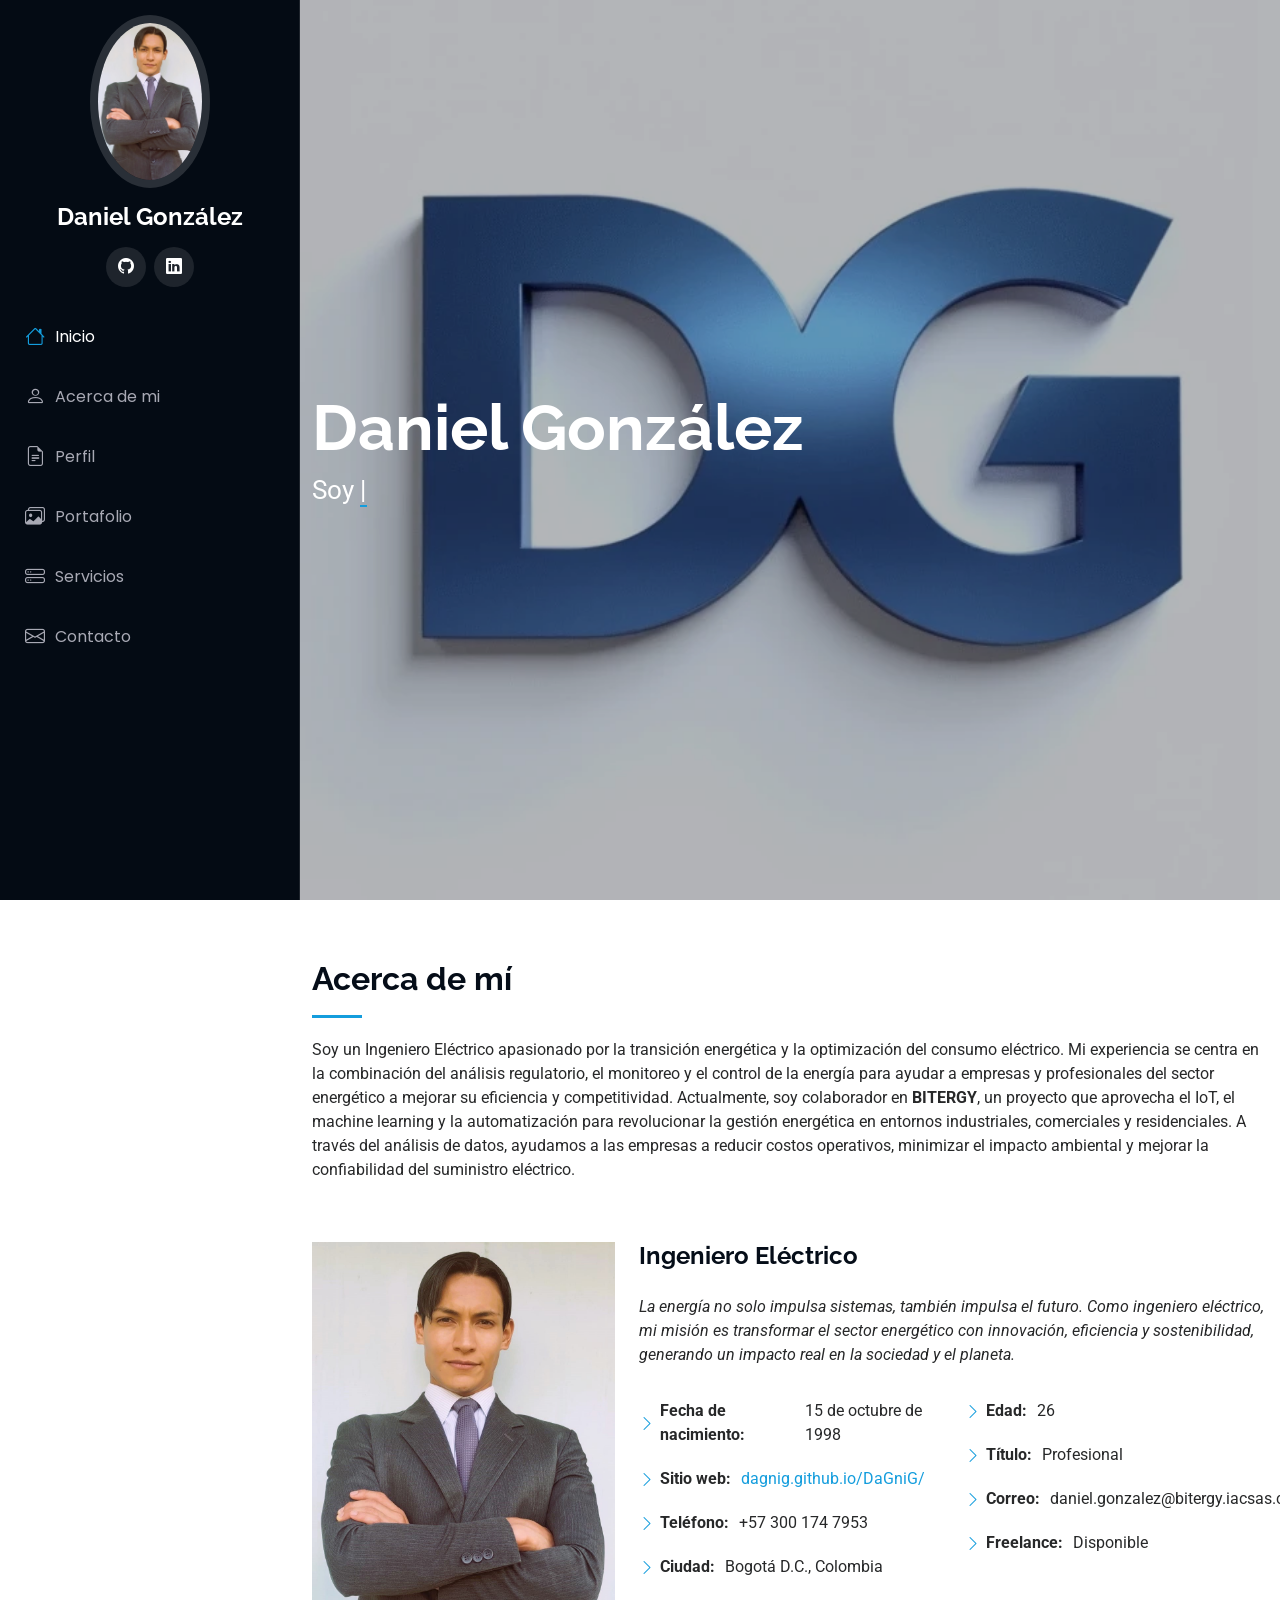
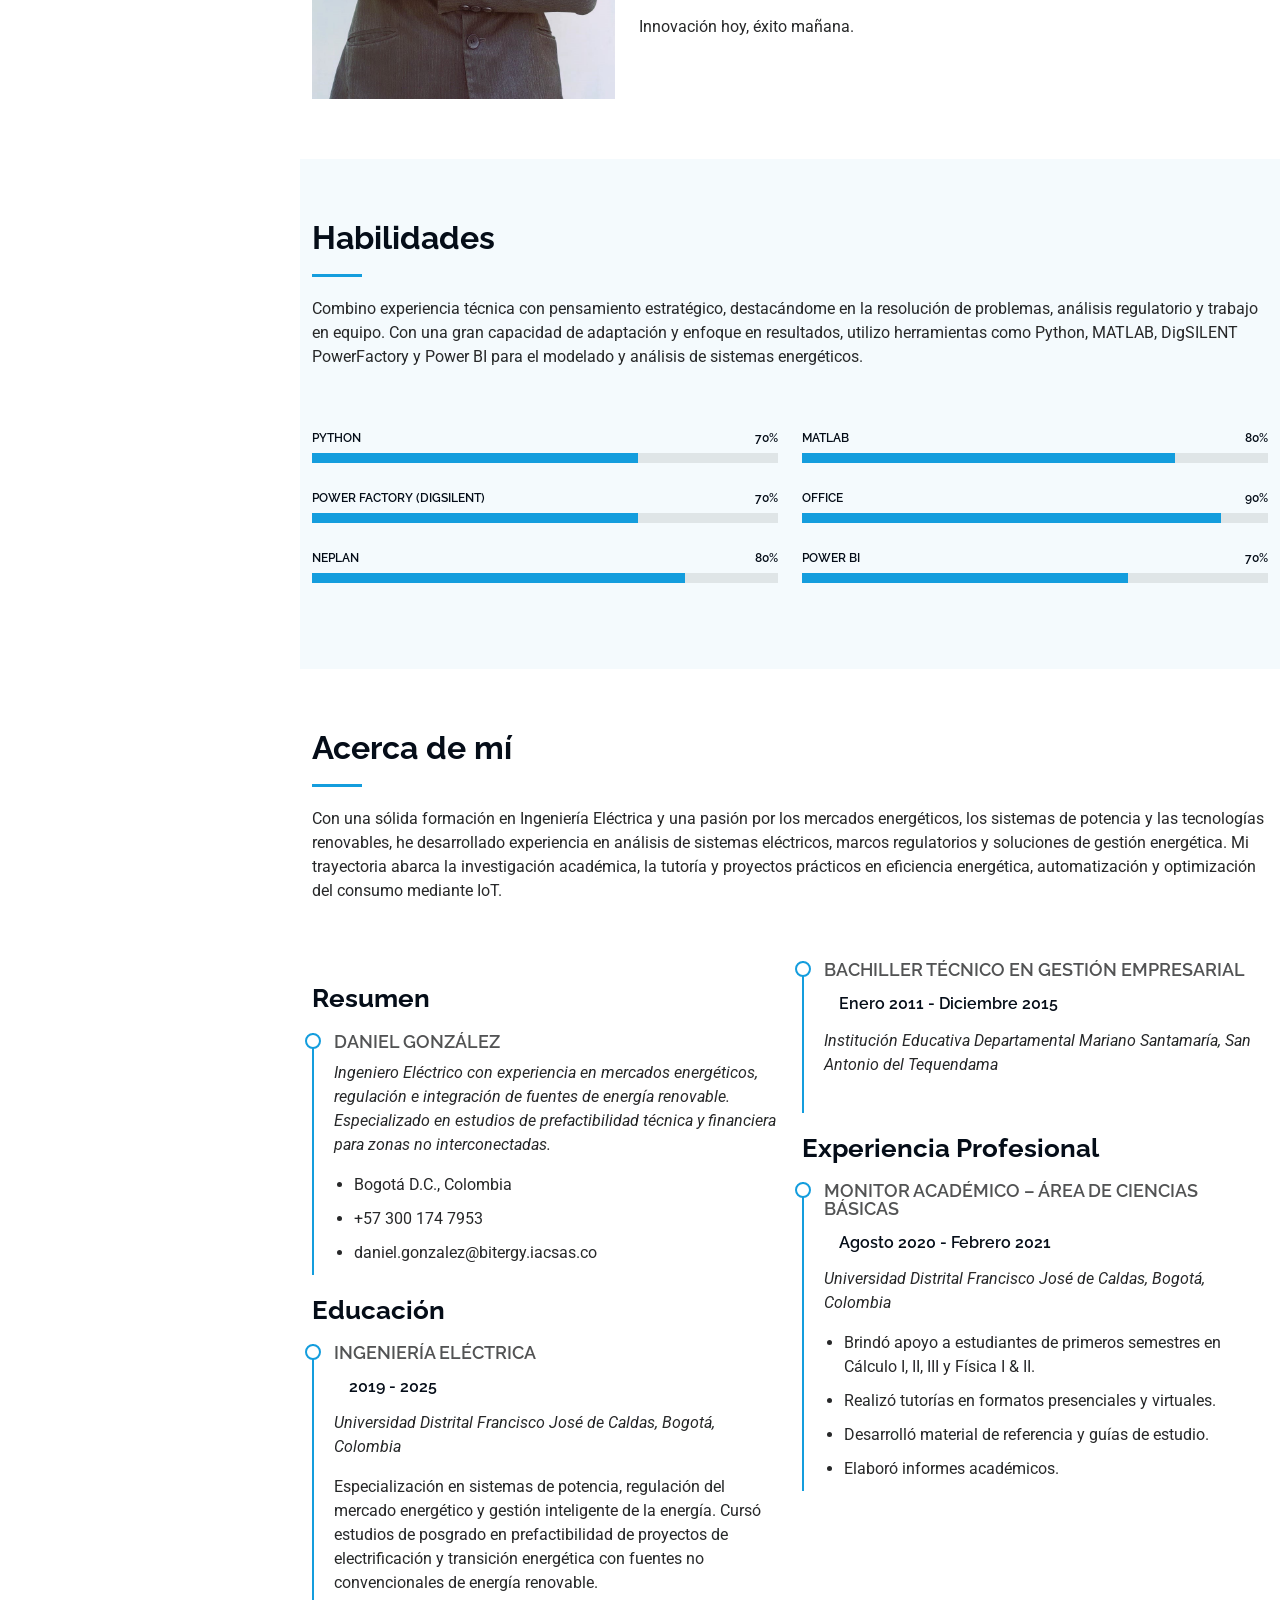
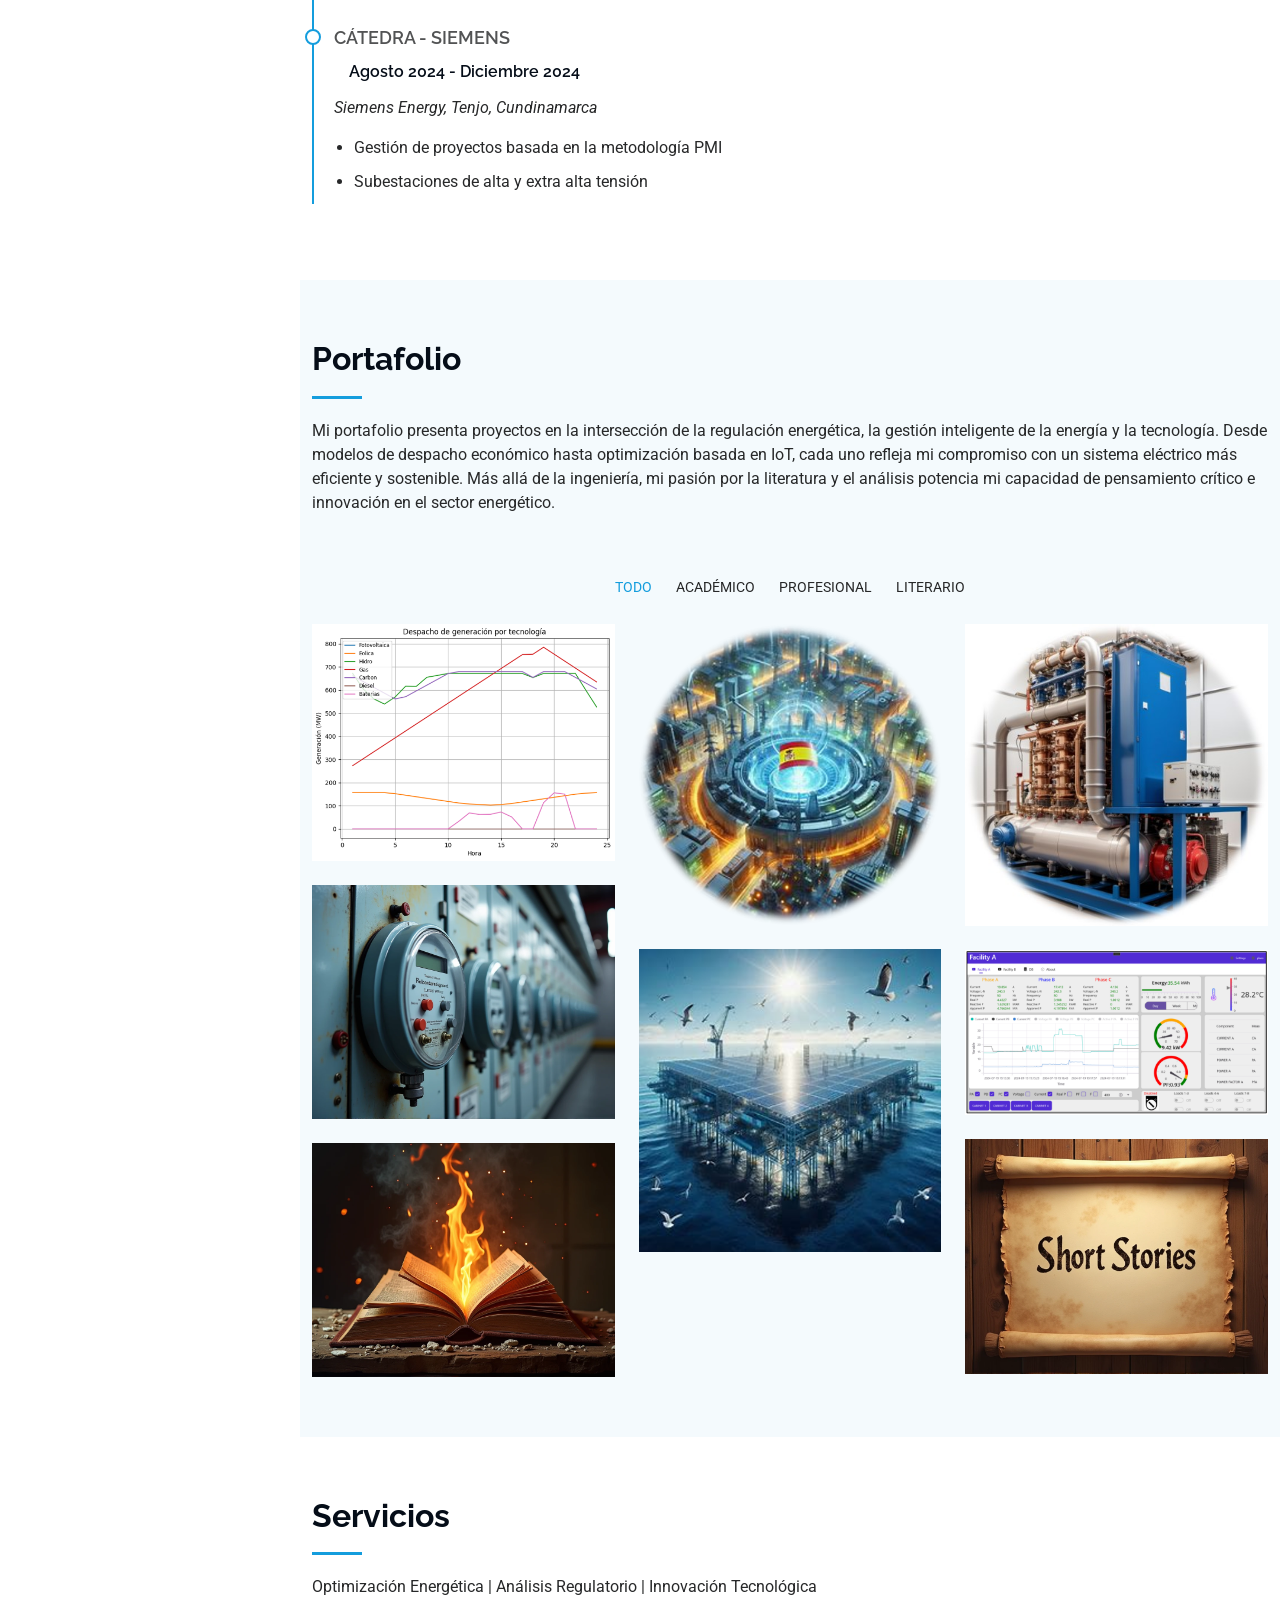
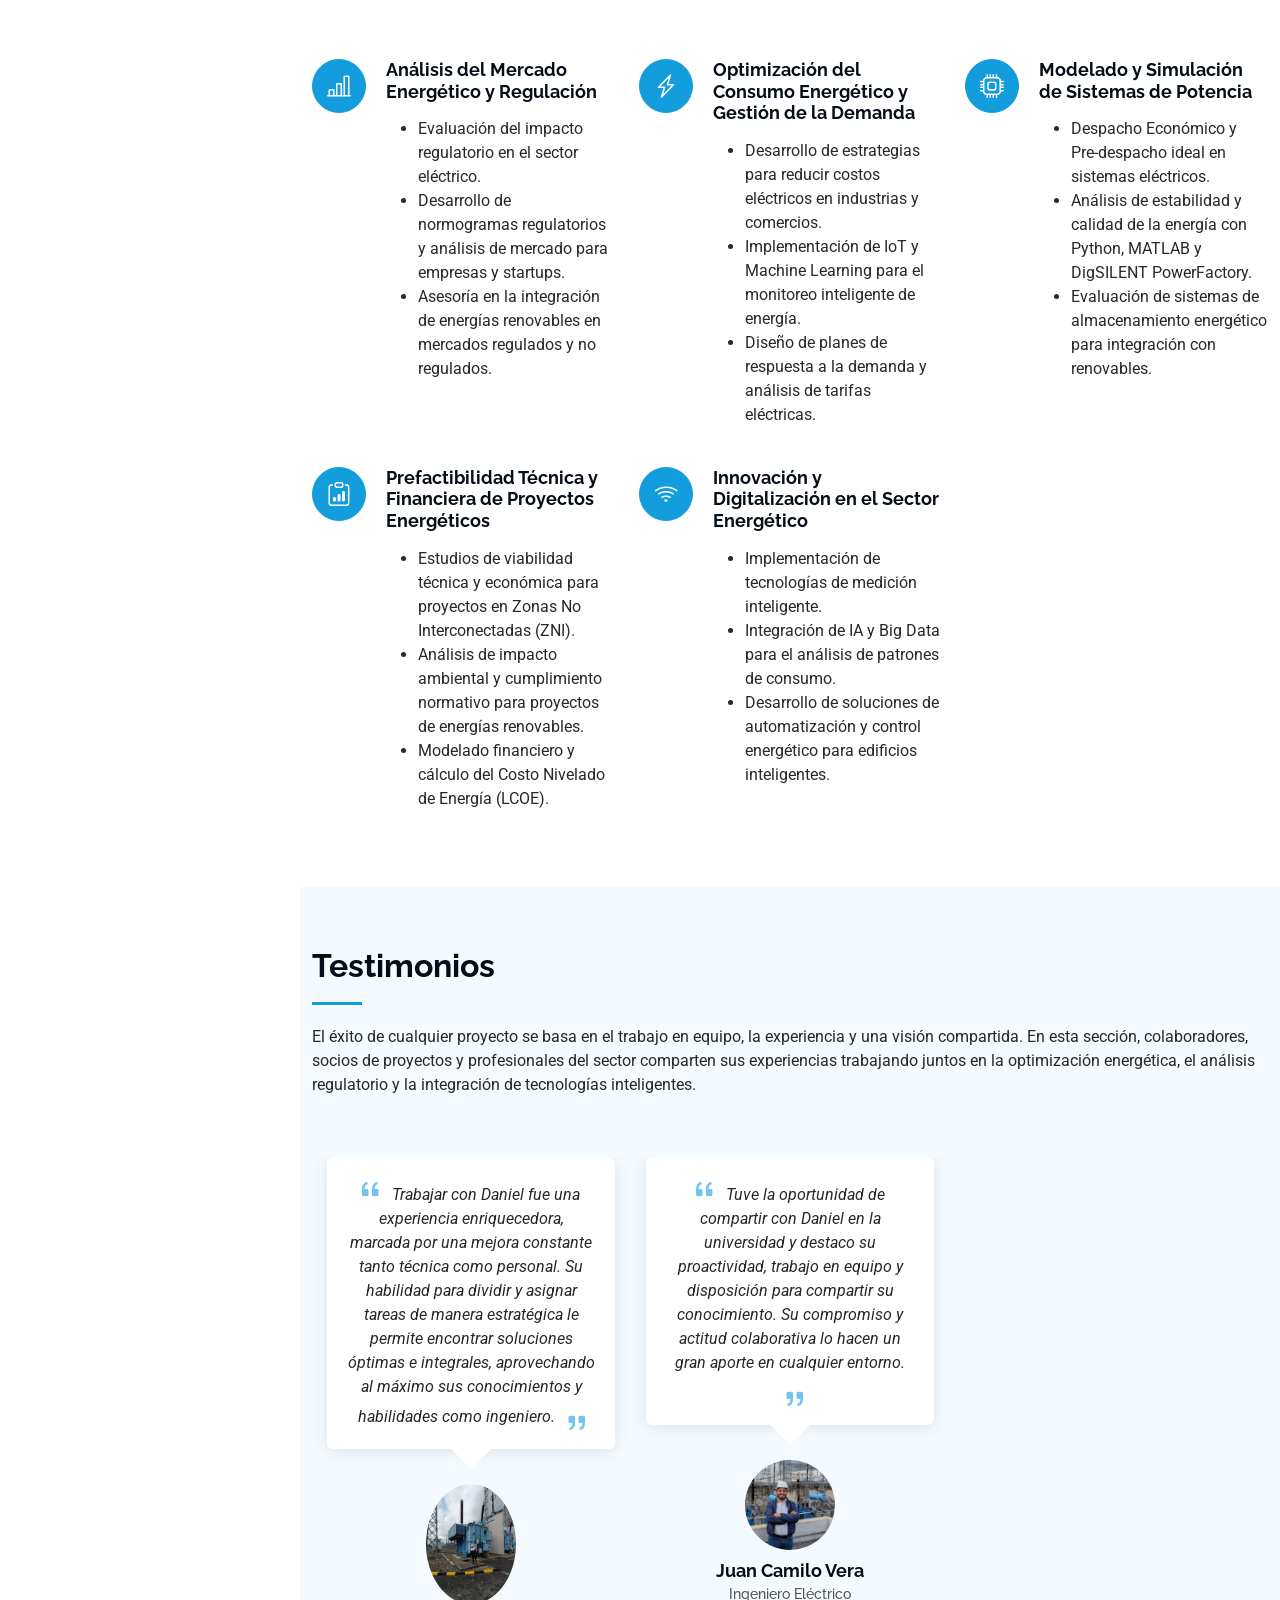
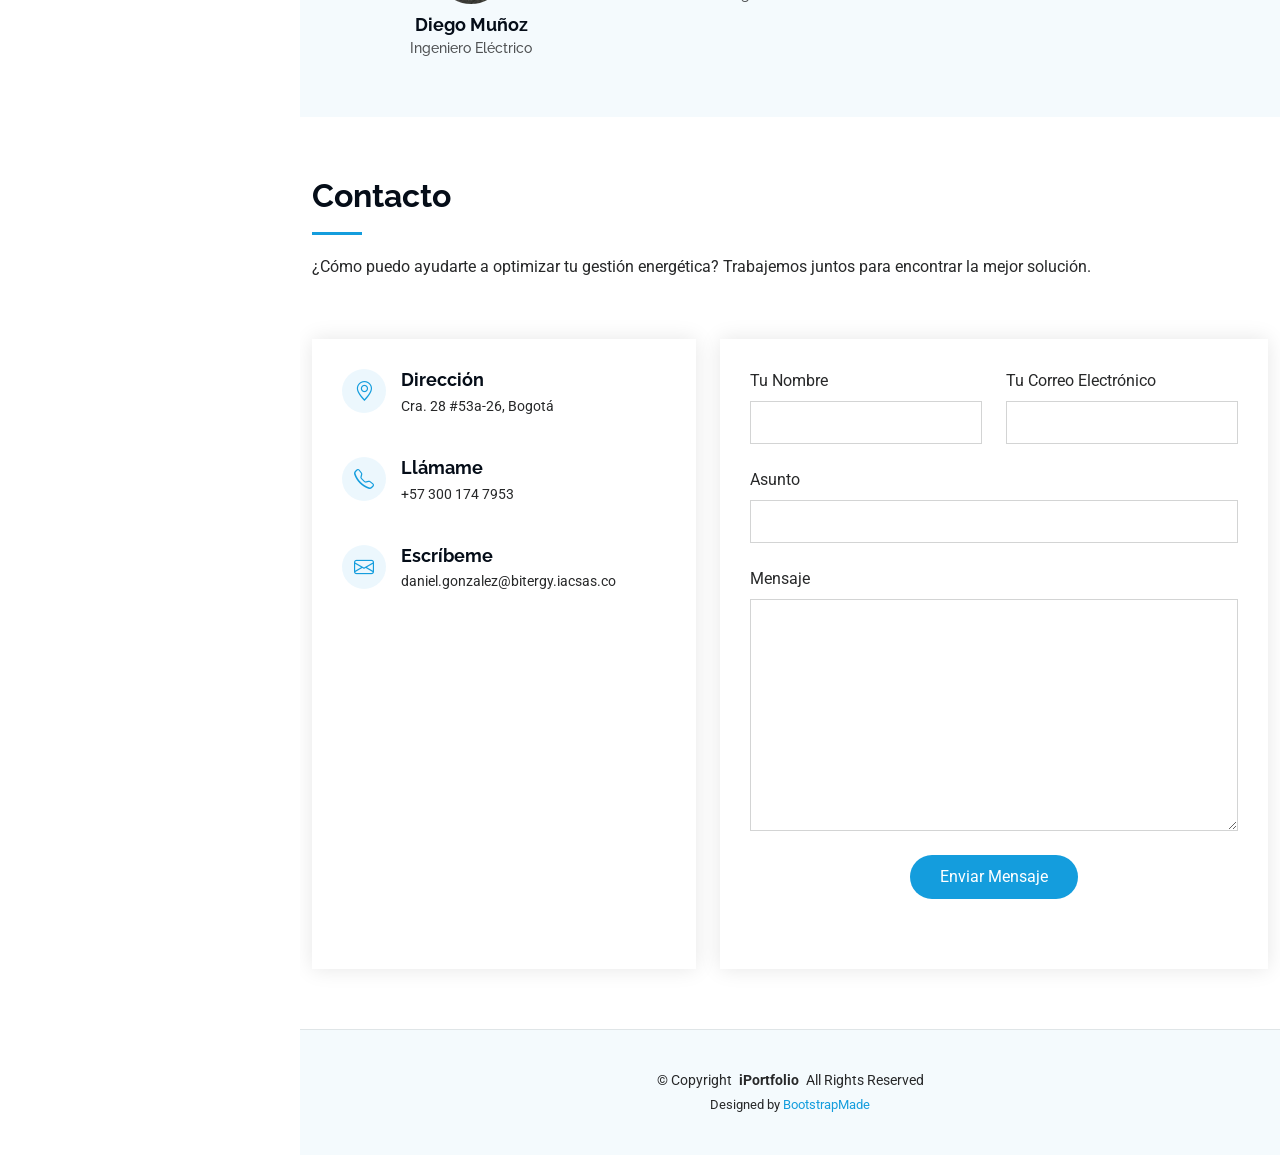
<file: index.html>
<!DOCTYPE html>
<html lang="es">

<head>
  <meta charset="utf-8">
  <meta content="width=device-width, initial-scale=1.0" name="viewport">
  <title>Ing. Daniel González </title>
  <meta content="" name="description">
  <meta content="" name="keywords">

  <!-- Favicons 
  <link href="assets/img/favicon.png" rel="favicon">-->
  <link rel="icon" type="image/png" sizes="32x32" href="assets/img/favicon.png">
  <link href="assets/img/apple-touch-icon.png" rel="apple-touch-icon">

  <!-- Fonts -->
  <link href="https://fonts.googleapis.com" rel="preconnect">
  <link href="https://fonts.gstatic.com" rel="preconnect" crossorigin>
  <link href="https://fonts.googleapis.com/css2?family=Roboto:ital,wght@0,100;0,300;0,400;0,500;0,700;0,900;1,100;1,300;1,400;1,500;1,700;1,900&family=Poppins:ital,wght@0,100;0,200;0,300;0,400;0,500;0,600;0,700;0,800;0,900;1,100;1,200;1,300;1,400;1,500;1,600;1,700;1,800;1,900&family=Raleway:ital,wght@0,100;0,200;0,300;0,400;0,500;0,600;0,700;0,800;0,900;1,100;1,200;1,300;1,400;1,500;1,600;1,700;1,800;1,900&display=swap" rel="stylesheet">

  <!-- Vendor CSS Files -->
  <link href="assets/vendor/bootstrap/css/bootstrap.min.css" rel="stylesheet">
  <link href="assets/vendor/bootstrap-icons/bootstrap-icons.css" rel="stylesheet">
  <link href="assets/vendor/aos/aos.css" rel="stylesheet">
  <link href="assets/vendor/glightbox/css/glightbox.min.css" rel="stylesheet">
  <link href="assets/vendor/swiper/swiper-bundle.min.css" rel="stylesheet">

  <!-- Main CSS File -->
  <link href="assets/css/main.css" rel="stylesheet">

  <!-- =======================================================
  * Template Name: iPortfolio
  * Template URL: https://bootstrapmade.com/iportfolio-bootstrap-portfolio-websites-template/
  * Updated: Jun 29 2024 with Bootstrap v5.3.3
  * Author: BootstrapMade.com
  * License: https://bootstrapmade.com/license/
  ======================================================== -->
</head>

<body class="index-page">

  <header id="header" class="header dark-background d-flex flex-column">
    <i class="header-toggle d-xl-none bi bi-list"></i>

    <div class="profile-img">
      <img src="assets/img/my-profile-img.jpg" alt="" class="img-fluid rounded-circle">
    </div>

    <a href="index.html" class="logo d-flex align-items-center justify-content-center">
      <!-- Uncomment the line below if you also wish to use an image logo -->
      <!-- <img src="assets/img/logo.png" alt=""> -->
      <h1 class="sitename">Daniel González</h1>
    </a>

    <div class="social-links text-center">
      <!--<a href="#" class="twitter"><i class="bi bi-twitter-x"></i></a>
      <a href="#" class="facebook"><i class="bi bi-facebook"></i></a>
      <a href="#" class="instagram"><i class="bi bi-instagram"></i></a>-->
      <a href="https://github.com/DaGniG" class="gihub" target="_blank"><i class="bi bi-github" ></i></a>
      <a href="https://www.linkedin.com/in/daniel-gonz%C3%A1lez-guti%C3%A9rrez-a521b1339/" class="linkedin" target="_blank"><i class="bi bi-linkedin"></i></a>
    </div>

    <nav id="navmenu" class="navmenu">
      <ul>
        <li><a href="#hero" class="active"><i class="bi bi-house navicon"></i>Inicio</a></li>
        <li><a href="#about"><i class="bi bi-person navicon"></i>Acerca de mi</a></li>
        <li><a href="#resume"><i class="bi bi-file-earmark-text navicon"></i> Perfil</a></li>
        <li><a href="#portfolio"><i class="bi bi-images navicon"></i> Portafolio</a></li>
        <li><a href="#services"><i class="bi bi-hdd-stack navicon"></i> Servicios</a></li>
        <!--<li class="dropdown"><a href="#"><i class="bi bi-menu-button navicon"></i> <span>Dropdown</span> </a>-->

        </li>
        <li><a href="#contact"><i class="bi bi-envelope navicon"></i> Contacto</a></li>
      </ul>
    </nav>

  </header>

  <main class="main">

    <!-- Hero Section -->
    <section id="hero" class="hero section dark-background">

      <img src="assets/img/hero-bg.png" alt="" data-aos="fade-in" class="">

      <div class="container" data-aos="fade-up" data-aos-delay="100">
        <h2>Daniel González</h2>
        <p> Soy <span class="typed" data-typed-items="Ingeniero Eléctrico, Analista de Sistemas de Potencia, Apasionado por los Mercados Energéticos, Entusiasta de las Energías Renovables, Un Profesional Comprometido con las Redes Inteligentes"> </span><span class="typed-cursor typed-cursor--blink" aria-hidden="true"></span><span class="typed-cursor typed-cursor--blink" aria-hidden="true"></span></p>
      </div>

    </section><!-- /Hero Section -->

    <!-- About Section -->
    <section id="about" class="about section">

      <!-- Section Title -->
      <div class="container section-title" data-aos="fade-up">
        <h2>Acerca de mí</h2>
        <p>Soy un Ingeniero Eléctrico apasionado por la transición energética y la optimización del consumo eléctrico. Mi experiencia se centra en la combinación del análisis regulatorio, el monitoreo y el control de la energía para ayudar a empresas y profesionales del sector energético a mejorar su eficiencia y competitividad.
          Actualmente, soy colaborador en <strong>BITERGY</strong>, un proyecto que aprovecha el IoT, el machine learning y la automatización para revolucionar la gestión energética en entornos industriales, comerciales y residenciales. A través del análisis de datos, ayudamos a las empresas a reducir costos operativos, minimizar el impacto ambiental y mejorar la confiabilidad del suministro eléctrico.</p>
        
      </div><!-- End Section Title -->

      <div class="container" data-aos="fade-up" data-aos-delay="100">

        <div class="row gy-4 justify-content-center">
          <div class="col-lg-4">
            <img src="assets/img/my-profile-img.jpg" class="img-fluid" alt="">
          </div>
          <div class="col-lg-8 content">
            <h2>Ingeniero Eléctrico</h2>
            <p class="fst-italic py-3">  
              La energía no solo impulsa sistemas, también impulsa el futuro. Como ingeniero eléctrico, mi misión es transformar el sector energético con innovación, eficiencia y sostenibilidad, generando un impacto real en la sociedad y el planeta.  
            </p>            
            <div class="row">
              <div class="col-lg-6">
                <ul>
                  <li><i class="bi bi-chevron-right"></i> <strong>Fecha de nacimiento:</strong> <span>15 de octubre de 1998</span></li>
                  <!--<li><i class="bi bi-chevron-right"></i> <strong>Sitio web:</strong> <span>https://dagnig.github.io/DaGniG/</span></li>-->
                  <li><i class="bi bi-chevron-right"></i> <strong>Sitio web:</strong> 
                    <a href="https://dagnig.github.io/DaGniG/" target="_blank">dagnig.github.io/DaGniG/</a>
                  </li>
                  <li><i class="bi bi-chevron-right"></i> <strong>Teléfono:</strong> <span>+57 300 174 7953</span></li>
                  <li><i class="bi bi-chevron-right"></i> <strong>Ciudad:</strong> <span>Bogotá D.C., Colombia</span></li>
                </ul>
              </div>
              
              <div class="col-lg-6">
                <ul>
                  <li><i class="bi bi-chevron-right"></i> <strong>Edad:</strong> <span>26</span></li>
                  <li><i class="bi bi-chevron-right"></i> <strong>Título:</strong> <span>Profesional</span></li>
                  <li><i class="bi bi-chevron-right"></i> <strong>Correo:</strong> <span>daniel.gonzalez@bitergy.iacsas.co</span></li>
                  <li><i class="bi bi-chevron-right"></i> <strong>Freelance:</strong> <span>Disponible</span></li>
                </ul>
              </div>
              
            </div>
            <p class="py-3">  
              Innovación hoy, éxito mañana.  
            </p>
            
          </div>
        </div>

      </div>

    </section><!-- /About Section -->
    
    <!-- Stats Section 
    <section id="stats" class="stats section">

      <div class="container" data-aos="fade-up" data-aos-delay="100">

        <div class="row gy-4">

          <div class="col-lg-3 col-md-6">
            <div class="stats-item">
              <i class="bi bi-emoji-smile"></i>
              <span data-purecounter-start="0" data-purecounter-end="232" data-purecounter-duration="1" class="purecounter"></span>
              <p><strong>Happy Clients</strong> <span>consequuntur quae</span></p>
            </div>
          </div>

          <div class="col-lg-3 col-md-6">
            <div class="stats-item">
              <i class="bi bi-journal-richtext"></i>
              <span data-purecounter-start="0" data-purecounter-end="521" data-purecounter-duration="1" class="purecounter"></span>
              <p><strong>Projects</strong> <span>adipisci atque cum quia aut</span></p>
            </div>
          </div>

          <div class="col-lg-3 col-md-6">
            <div class="stats-item">
              <i class="bi bi-headset"></i>
              <span data-purecounter-start="0" data-purecounter-end="1453" data-purecounter-duration="1" class="purecounter"></span>
              <p><strong>Hours Of Support</strong> <span>aut commodi quaerat</span></p>
            </div>
          </div>

          <div class="col-lg-3 col-md-6">
            <div class="stats-item">
              <i class="bi bi-people"></i>
              <span data-purecounter-start="0" data-purecounter-end="32" data-purecounter-duration="1" class="purecounter"></span>
              <p><strong>Hard Workers</strong> <span>rerum asperiores dolor</span></p>
            </div>
          </div>

        </div>

      </div>

    </section> -->

<!-- Sección de Habilidades -->
<section id="skills" class="skills section light-background">

  <!-- Título de la Sección -->
  <div class="container section-title" data-aos="fade-up">
    <h2>Habilidades</h2>
    <p>Combino experiencia técnica con pensamiento estratégico, destacándome en la resolución de problemas, análisis regulatorio y trabajo en equipo. Con una gran capacidad de adaptación y enfoque en resultados, utilizo herramientas como Python, MATLAB, DigSILENT PowerFactory y Power BI para el modelado y análisis de sistemas energéticos.</p>
  </div><!-- Fin del Título de la Sección -->

  <div class="container" data-aos="fade-up" data-aos-delay="100">

    <div class="row skills-content skills-animation">

      <div class="col-lg-6">

        <div class="progress">
          <span class="skill"><span>Python</span> <i class="val">70%</i></span>
          <div class="progress-bar-wrap">
            <div class="progress-bar" role="progressbar" aria-valuenow="70" aria-valuemin="0" aria-valuemax="100"></div>
          </div>
        </div><!-- Fin Habilidad -->

        <div class="progress">
          <span class="skill"><span>Power Factory (DigSILENT)</span> <i class="val">70%</i></span>
          <div class="progress-bar-wrap">
            <div class="progress-bar" role="progressbar" aria-valuenow="70" aria-valuemin="0" aria-valuemax="100"></div>
          </div>
        </div><!-- Fin Habilidad -->

        <div class="progress">
          <span class="skill"><span>Neplan</span> <i class="val">80%</i></span>
          <div class="progress-bar-wrap">
            <div class="progress-bar" role="progressbar" aria-valuenow="80" aria-valuemin="0" aria-valuemax="100"></div>
          </div>
        </div><!-- Fin Habilidad -->

      </div>

      <div class="col-lg-6">

        <div class="progress">
          <span class="skill"><span>Matlab</span> <i class="val">80%</i></span>
          <div class="progress-bar-wrap">
            <div class="progress-bar" role="progressbar" aria-valuenow="80" aria-valuemin="0" aria-valuemax="100"></div>
          </div>
        </div><!-- Fin Habilidad -->

        <div class="progress">
          <span class="skill"><span>Office</span> <i class="val">90%</i></span>
          <div class="progress-bar-wrap">
            <div class="progress-bar" role="progressbar" aria-valuenow="90" aria-valuemin="0" aria-valuemax="100"></div>
          </div>
        </div><!-- Fin Habilidad -->

        <div class="progress">
          <span class="skill"><span>Power BI</span> <i class="val">70%</i></span>
          <div class="progress-bar-wrap">
            <div class="progress-bar" role="progressbar" aria-valuenow="70" aria-valuemin="0" aria-valuemax="100"></div>
          </div>
        </div><!-- Fin Habilidad -->

      </div>

    </div>

  </div>

</section><!-- /Sección de Habilidades -->


    <!-- Resume Section -->
    <section id="resume" class="resume section">

      <!-- Section Title -->
      <div class="container section-title" data-aos="fade-up">
        <h2>Acerca de mí</h2>
        <p>Con una sólida formación en Ingeniería Eléctrica y una pasión por los mercados energéticos, los sistemas de potencia y las tecnologías renovables, he desarrollado experiencia en análisis de sistemas eléctricos, marcos regulatorios y soluciones de gestión energética. Mi trayectoria abarca la investigación académica, la tutoría y proyectos prácticos en eficiencia energética, automatización y optimización del consumo mediante IoT.</p>
      </div><!-- End Section Title -->

      <div class="container">

        <div class="row">
      
          <div class="col-lg-6" data-aos="fade-up" data-aos-delay="100">
            <h3 class="resume-title">Resumen</h3>
      
            <div class="resume-item pb-0">
              <h4>Daniel González</h4>
              <p><em>Ingeniero Eléctrico con experiencia en mercados energéticos, regulación e integración de fuentes de energía renovable. Especializado en estudios de prefactibilidad técnica y financiera para zonas no interconectadas.</em></p>
              <ul>
                <li>Bogotá D.C., Colombia</li>
                <li>+57 300 174 7953</li>
                <li>daniel.gonzalez@bitergy.iacsas.co</li>
              </ul>
            </div><!-- Fin del elemento de resumen -->
      
            <h3 class="resume-title">Educación</h3>
            <div class="resume-item">
              <h4>Ingeniería Eléctrica</h4>
              <h5>2019 - 2025</h5>
              <p><em>Universidad Distrital Francisco José de Caldas, Bogotá, Colombia</em></p>
              <p>Especialización en sistemas de potencia, regulación del mercado energético y gestión inteligente de la energía. Cursó estudios de posgrado en prefactibilidad de proyectos de electrificación y transición energética con fuentes no convencionales de energía renovable.</p>
            </div><!-- Fin del elemento de educación -->
      
            <div class="resume-item">
              <h4>Cátedra - Siemens</h4>
              <h5>Agosto 2024 - Diciembre 2024</h5>
              <p><em>Siemens Energy, Tenjo, Cundinamarca</em></p>
              <ul>
                <li>Gestión de proyectos basada en la metodología PMI</li>
                <li>Subestaciones de alta y extra alta tensión</li>
              </ul>
            </div><!-- Fin del elemento de educación -->
      
          </div>
      
          <div class="col-lg-6" data-aos="fade-up" data-aos-delay="200">
      
            <div class="resume-item">
              <h4>Bachiller Técnico en Gestión Empresarial</h4>
              <h5>Enero 2011 - Diciembre 2015</h5>
              <p><em>Institución Educativa Departamental Mariano Santamaría, San Antonio del Tequendama</em></p>
            </div><!-- Fin del elemento de educación -->
      
            <h3 class="resume-title">Experiencia Profesional</h3>
            <div class="resume-item">
              <h4>Monitor Académico – Área de Ciencias Básicas</h4>
              <h5>Agosto 2020 - Febrero 2021</h5>
              <p><em>Universidad Distrital Francisco José de Caldas, Bogotá, Colombia</em></p>
              <ul>
                <li>Brindó apoyo a estudiantes de primeros semestres en Cálculo I, II, III y Física I & II.</li>
                <li>Realizó tutorías en formatos presenciales y virtuales.</li>
                <li>Desarrolló material de referencia y guías de estudio.</li>
                <li>Elaboró informes académicos.</li>
              </ul>
            </div>
          </div>
      
        </div>
      
      </div>
      

    </section><!-- /Resume Section -->

    <!-- Portfolio Section -->
    <section id="portfolio" class="portfolio section light-background">

      <!-- Section Title -->
      <div class="container section-title" data-aos="fade-up">
        <h2>Portafolio</h2>
        <p>Mi portafolio presenta proyectos en la intersección de la regulación energética, la gestión inteligente de la energía y la tecnología. Desde modelos de despacho económico hasta optimización basada en IoT, cada uno refleja mi compromiso con un sistema eléctrico más eficiente y sostenible. Más allá de la ingeniería, mi pasión por la literatura y el análisis potencia mi capacidad de pensamiento crítico e innovación en el sector energético.</p>
      </div><!-- Fin del Título de la Sección -->
      
      <div class="container">

        <div class="isotope-layout" data-default-filter="*" data-layout="masonry" data-sort="original-order">

          <ul class="portfolio-filters isotope-filters" data-aos="fade-up" data-aos-delay="100">
            <li data-filter="*" class="filter-active">Todo</li>
            <li data-filter=".filter-Academic">Académico</li>
            <li data-filter=".filter-Professional">Profesional</li>
            <li data-filter=".filter-Literary">Literario</li>
          </ul><!-- Fin de los Filtros del Portafolio -->
          

          <div class="row gy-4 isotope-container" data-aos="fade-up" data-aos-delay="200">

            <div class="col-lg-4 col-md-6 portfolio-item isotope-item filter-Academic">
              <div class="portfolio-content h-100">
                <img src="assets/img/portfolio/E6.png" class="img-fluid" alt="">
                <div class="portfolio-info">
                  <h4>Despacho Económico</h4>
                  <p></p>
                  <a href="assets/img/portfolio/E6.png"  data-gallery="portfolio-gallery-app" class="glightbox preview-link"><i class="bi bi-zoom-in"></i></a>
                  <a href="economic-dispatch.html" title="Más detalles" class="details-link"><i class="bi bi-link-45deg"></i></a>
                </div>
              </div>
            </div><!-- End Portfolio Item -->

            <div class="col-lg-4 col-md-6 portfolio-item isotope-item filter-Academic">
              <div class="portfolio-content h-100">
                <img src="assets/img/portfolio/españa-in.png" class="img-fluid" alt="">
                <div class="portfolio-info">
                  <h4>Despacho Español</h4>
                  <p></p>
                  <a href="assets/img/portfolio/españa-in.png"  data-gallery="portfolio-gallery-app" class="glightbox preview-link"><i class="bi bi-zoom-in"></i></a>
                  <a href="spanish-dispatch.html" title="Más detalles" class="details-link"><i class="bi bi-link-45deg"></i></a>
                </div>
              </div>
            </div><!-- End Portfolio Item -->

            <div class="col-lg-4 col-md-6 portfolio-item isotope-item filter-Academic">
              <div class="portfolio-content h-100">
                <img src="assets/img/portfolio/PAR.jpg" class="img-fluid" alt="">
                <div class="portfolio-info">
                  <h4>Precio de Arranque y Parada</h4>
                  <p></p>
                  <a href="assets/img/portfolio/PAR.jpg"  data-gallery="portfolio-gallery-app" class="glightbox preview-link"><i class="bi bi-zoom-in"></i></a>
                  <a href="PAR.html" title="Más detalles" class="details-link"><i class="bi bi-link-45deg"></i></a>
                </div>
              </div>
            </div><!-- End Portfolio Item -->

            <div class="col-lg-4 col-md-6 portfolio-item isotope-item filter-Academic">
              <div class="portfolio-content h-100">
                <img src="assets/img/portfolio/meter.png" class="img-fluid" alt="">
                <div class="portfolio-info">
                  <h4>La Nueva Generación de Medidores Eléctricos</h4>
                  <p></p>
                  <a href="assets/img/portfolio/meter.png"  data-gallery="portfolio-gallery-app" class="glightbox preview-link"><i class="bi bi-zoom-in"></i></a>
                  <a href="meters.html" title="Más detalles" class="details-link"><i class="bi bi-link-45deg"></i></a>
                </div>
              </div>
            </div><!-- End Portfolio Item -->

            <div class="col-lg-4 col-md-6 portfolio-item isotope-item filter-Academic">
              <div class="portfolio-content h-100">
                <img src="assets/img/portfolio/portada_providencia.png" class="img-fluid" alt="">
                <div class="portfolio-info">
                  <h4>Comunidad Energética de Providencia</h4>
                  <p></p>
                  <a href="assets/img/portfolio/portada_providencia.png"  data-gallery="portfolio-gallery-app" class="glightbox preview-link"><i class="bi bi-zoom-in"></i></a>
                  <a href="providencia.html" title="Más detalles" class="details-link"><i class="bi bi-link-45deg"></i></a>
                </div>
              </div>
            </div><!-- End Portfolio Item -->

            <div class="col-lg-4 col-md-6 portfolio-item isotope-item filter-Professional">
              <div class="portfolio-content h-100">
                <img src="assets/img/portfolio/Brochure_Solution.png" class="img-fluid" alt="">
                <div class="portfolio-info">
                  <h4>Bitergy</h4>
                  <p></p>
                  <a href="assets/img/portfolio/Brochure_Solution.png"  data-gallery="portfolio-gallery-branding" class="glightbox preview-link"><i class="bi bi-zoom-in"></i></a>
                  <a href="bitergy.html" title="Más detalles" class="details-link"><i class="bi bi-link-45deg"></i></a>
                </div>
              </div>
            </div><!-- End Portfolio Item -->

            
            <div class="col-lg-4 col-md-6 portfolio-item isotope-item filter-Literary">
              <div class="portfolio-content h-100">
                <img src="assets/img/portfolio/pergaminos.png" class="img-fluid" alt="">
                <div class="portfolio-info">
                  <h4>Historias Cortas</h4>
                  <p></p>
                  <a href="assets/img/portfolio/pergaminos.png"  data-gallery="portfolio-gallery-product" class="glightbox preview-link"><i class="bi bi-zoom-in"></i></a>
                  <a href="short-stories.html" title="Más detalles" class="details-link"><i class="bi bi-link-45deg"></i></a>
                </div>
              </div>
            </div><!-- End Portfolio Item -->


            <div class="col-lg-4 col-md-6 portfolio-item isotope-item filter-Literary">
              <div class="portfolio-content h-100">
                <img src="assets/img/portfolio/versos.png" class="img-fluid" alt="">
                <div class="portfolio-info">
                  <h4>Versos</h4>
                  <p></p>
                  <a href="assets/img/portfolio/versos.png"  data-gallery="portfolio-gallery-product" class="glightbox preview-link"><i class="bi bi-zoom-in"></i></a>
                  <a href="verses.html" title="Más detalles" class="details-link"><i class="bi bi-link-45deg"></i></a>
                </div>
              </div>
            </div><!-- End Portfolio Item -->

          </div><!-- End Portfolio Container -->

        </div>

      </div>

    </section><!-- /Portfolio Section -->

<!-- Sección de Servicios -->
<section id="services" class="services section">

  <!-- Título de la Sección -->
  <div class="container section-title" data-aos="fade-up">
    <h2>Servicios</h2>
    <p>Optimización Energética | Análisis Regulatorio | Innovación Tecnológica</p>
  </div><!-- Fin del Título de la Sección -->

  <div class="container">

    <div class="row gy-4">

      <div class="col-lg-4 col-md-6 service-item d-flex" data-aos="fade-up" data-aos-delay="100">
        <div class="icon flex-shrink-0"><i class="bi bi-bar-chart-line"></i></div>
        <div>
          <h4 class="title"><a class="stretched-link">Análisis del Mercado Energético y Regulación</a></h4>
          <ul>
            <li>Evaluación del impacto regulatorio en el sector eléctrico.</li>
            <li>Desarrollo de normogramas regulatorios y análisis de mercado para empresas y startups.</li>
            <li>Asesoría en la integración de energías renovables en mercados regulados y no regulados.</li>
          </ul>
        </div>
      </div>
      <!-- Fin del Servicio -->

      <div class="col-lg-4 col-md-6 service-item d-flex" data-aos="fade-up" data-aos-delay="100">
        <div class="icon flex-shrink-0"><i class="bi bi-lightning-charge"></i></div>
        <div>
          <h4 class="title"><a class="stretched-link">Optimización del Consumo Energético y Gestión de la Demanda</a></h4>
          <ul>
            <li>Desarrollo de estrategias para reducir costos eléctricos en industrias y comercios.</li>
            <li>Implementación de IoT y Machine Learning para el monitoreo inteligente de energía.</li>
            <li>Diseño de planes de respuesta a la demanda y análisis de tarifas eléctricas.</li>
          </ul>
        </div>
      </div>
      <!-- Fin del Servicio -->

      <div class="col-lg-4 col-md-6 service-item d-flex" data-aos="fade-up" data-aos-delay="100">
        <div class="icon flex-shrink-0"><i class="bi bi-cpu"></i></div>
        <div>
          <h4 class="title"><a class="stretched-link">Modelado y Simulación de Sistemas de Potencia</a></h4>
          <ul>
            <li>Despacho Económico y Pre-despacho ideal en sistemas eléctricos.</li>
            <li>Análisis de estabilidad y calidad de la energía con Python, MATLAB y DigSILENT PowerFactory.</li>
            <li>Evaluación de sistemas de almacenamiento energético para integración con renovables.</li>
          </ul>
        </div>
      </div>
      <!-- Fin del Servicio -->

      <div class="col-lg-4 col-md-6 service-item d-flex" data-aos="fade-up" data-aos-delay="100">
        <div class="icon flex-shrink-0"><i class="bi bi-clipboard-data"></i></div>
        <div>
          <h4 class="title"><a class="stretched-link">Prefactibilidad Técnica y Financiera de Proyectos Energéticos</a></h4>
          <ul>
            <li>Estudios de viabilidad técnica y económica para proyectos en Zonas No Interconectadas (ZNI).</li>
            <li>Análisis de impacto ambiental y cumplimiento normativo para proyectos de energías renovables.</li>
            <li>Modelado financiero y cálculo del Costo Nivelado de Energía (LCOE).</li>
          </ul>
        </div>
      </div>
      <!-- Fin del Servicio -->

      <div class="col-lg-4 col-md-6 service-item d-flex" data-aos="fade-up" data-aos-delay="100">
        <div class="icon flex-shrink-0"><i class="bi bi-wifi"></i></div>
        <div>
          <h4 class="title"><a class="stretched-link">Innovación y Digitalización en el Sector Energético</a></h4>
          <ul>
            <li>Implementación de tecnologías de medición inteligente.</li>
            <li>Integración de IA y Big Data para el análisis de patrones de consumo.</li>
            <li>Desarrollo de soluciones de automatización y control energético para edificios inteligentes.</li>
          </ul>
        </div>
      </div>
      <!-- Fin del Servicio -->

    </div>

  </div>

</section><!-- Fin de la Sección de Servicios -->


    <!-- Testimonials Section -->
    <section id="testimonials" class="testimonials section light-background">

      <!-- Section Title -->
      <div class="container section-title" data-aos="fade-up">
        <h2>Testimonios</h2>
        <p>El éxito de cualquier proyecto se basa en el trabajo en equipo, la experiencia y una visión compartida. En esta sección, colaboradores, socios de proyectos y profesionales del sector comparten sus experiencias trabajando juntos en la optimización energética, el análisis regulatorio y la integración de tecnologías inteligentes.</p>
      </div><!-- Fin del Título de la Sección -->
      
      <div class="container" data-aos="fade-up" data-aos-delay="100">

        <div class="swiper init-swiper">
          <script type="application/json" class="swiper-config">
            {
              "loop": true,
              "speed": 900,
              "autoplay": {
                "delay": 8000
              },
              "slidesPerView": "auto",
              "pagination": {
                "el": ".swiper-pagination",
                "type": "bullets",
                "clickable": true
              },
              "breakpoints": {
                "320": {
                  "slidesPerView": 1,
                  "spaceBetween": 40
                },
                "1200": {
                  "slidesPerView": 3,
                  "spaceBetween": 1
                }
              }
            }
          </script>
          <div class="swiper-wrapper">

            <div class="swiper-slide">
              <div class="testimonial-item">
                <p>
                  <i class="bi bi-quote quote-icon-left"></i>
                  <span>Tuve la oportunidad de compartir con Daniel en la universidad y destaco su proactividad, trabajo en equipo y disposición para compartir su conocimiento. Su compromiso y actitud colaborativa lo hacen un gran aporte en cualquier entorno.</span>
                  <i class="bi bi-quote quote-icon-right"></i>
                </p>
                <img src="assets/img/testimonials/Tes_Juan.jpg" class="testimonial-img" alt="">
                <h3>Juan Camilo Vera</h3>
                <h4>Ingeniero Eléctrico </h4>
              </div>
            </div><!-- End testimonial item &amp; Founder -->

            <div class="swiper-slide">
              <div class="testimonial-item">
                <p>
                  <i class="bi bi-quote quote-icon-left"></i>
                  <span>Trabajar con Daniel fue una experiencia enriquecedora, marcada por una mejora constante tanto técnica como personal. Su habilidad para dividir y asignar tareas de manera estratégica le permite encontrar soluciones óptimas e integrales, aprovechando al máximo sus conocimientos y habilidades como ingeniero.</span>
                  <i class="bi bi-quote quote-icon-right"></i>
                </p>
                <img src="assets/img/testimonials/Tes_Diego.jpg" class="testimonial-img" alt="">
                <h3>Diego Muñoz</h3>
                <h4>Ingeniero Eléctrico </h4>
              </div>
            </div><!-- End testimonial item &amp; Founder -->

          </div>
          <div class="swiper-pagination"></div>
        </div>

      </div>

    </section><!-- /Testimonials Section -->

    <!-- Contact Section -->
    <section id="contact" class="contact section">

      <!-- Section Title -->
      <div class="container section-title" data-aos="fade-up">
        <h2>Contacto</h2>
        <p>¿Cómo puedo ayudarte a optimizar tu gestión energética? Trabajemos juntos para encontrar la mejor solución.</p>
      </div><!-- End Section Title -->

      <div class="container" data-aos="fade-up" data-aos-delay="100">

        <div class="row gy-4">

          <div class="col-lg-5">

            <div class="info-wrap">
              <div class="info-item d-flex" data-aos="fade-up" data-aos-delay="200">
                <i class="bi bi-geo-alt flex-shrink-0"></i>
                <div>
                  <h3>Dirección</h3>
                  <p>Cra. 28 #53a-26, Bogotá</p>
                </div>
              </div><!-- End Info Item -->

              <div class="info-item d-flex" data-aos="fade-up" data-aos-delay="300">
                <i class="bi bi-telephone flex-shrink-0"></i>
                <div>
                  <h3>Llámame</h3>
                  <p>+57 300 174 7953</p>
                </div>
              </div><!-- End Info Item -->

              <div class="info-item d-flex" data-aos="fade-up" data-aos-delay="400">
                <i class="bi bi-envelope flex-shrink-0"></i>
                <div>
                  <h3>Escríbeme</h3>
                  <p>daniel.gonzalez@bitergy.iacsas.co</p>
                </div>
              </div><!-- End Info Item -->

              <iframe src="https://www.google.com/maps/embed?pb=!1m18!1m12!1m3!1d3976.7246060767475!2d-74.07969312564859!3d4.643135342155228!2m3!1f0!2f0!3f0!3m2!1i1024!2i768!4f13.1!3m3!1m2!1s0x8e3f9bcb349ad141%3A0x479276f6c998153b!2sCra.%2028%20%2353a-26%2C%20Bogot%C3%A1!5e0!3m2!1ses-419!2sco!4v1740888809485!5m2!1ses-419!2sco" width="400" height="300" style="border:0;" allowfullscreen="" loading="lazy" referrerpolicy="no-referrer-when-downgrade"></iframe>
            </div>
          </div>

          <div class="col-lg-7">
            <form action="https://formspree.io/f/xqapzrgr" method="post" class="php-email-form" data-aos="fade-up" data-aos-delay="200">
              <div class="row gy-4">

                <div class="col-md-6">
                  <label for="name-field" class="pb-2">Tu Nombre</label>
                  <input type="text" name="name" id="name-field" class="form-control" required="">
                </div>
                
                <div class="col-md-6">
                  <label for="email-field" class="pb-2">Tu Correo Electrónico</label>
                  <input type="email" class="form-control" name="email" id="email-field" required="">
                </div>
                
                <div class="col-md-12">
                  <label for="subject-field" class="pb-2">Asunto</label>
                  <input type="text" class="form-control" name="subject" id="subject-field" required="">
                </div>
                
                <div class="col-md-12">
                  <label for="message-field" class="pb-2">Mensaje</label>
                  <textarea class="form-control" name="message" rows="10" id="message-field" required=""></textarea>
                </div>
                
                <div class="col-md-12 text-center">
                  <!--<div class="loading">Loading</div>
                  <div class="error-message"></div>-->
                  <!--<div class="sent-message">Your message has been sent. Thank you!</div>-->

                  <button type="submit">Enviar Mensaje</button>
                </div>

              </div>
            </form>
          </div><!-- End Contact Form -->

        </div>

      </div>

    </section><!-- /Contact Section -->

  </main>

  <footer id="footer" class="footer position-relative light-background">

    <div class="container">
      <div class="copyright text-center ">
        <p>© <span>Copyright</span> <strong class="px-1 sitename">iPortfolio</strong> <span>All Rights Reserved</span></p>
      </div>
      <div class="credits">
        <!-- All the links in the footer should remain intact. -->
        <!-- You can delete the links only if you've purchased the pro version. -->
        <!-- Licensing information: https://bootstrapmade.com/license/ -->
        <!-- Purchase the pro version with working PHP/AJAX contact form: [buy-url] -->
        Designed by <a href="https://bootstrapmade.com/">BootstrapMade</a>
      </div>
    </div>

  </footer>

  <!-- Scroll Top -->
  <a href="#" id="scroll-top" class="scroll-top d-flex align-items-center justify-content-center"><i class="bi bi-arrow-up-short"></i></a>

  <!-- Preloader -->
  <div id="preloader"></div>

  <!-- Vendor JS Files -->
  <script src="assets/vendor/bootstrap/js/bootstrap.bundle.min.js"></script>
  <script src="assets/vendor/php-email-form/validate.js"></script>
  <script src="assets/vendor/aos/aos.js"></script>
  <script src="assets/vendor/typed.js/typed.umd.js"></script>
  <script src="assets/vendor/purecounter/purecounter_vanilla.js"></script>
  <script src="assets/vendor/waypoints/noframework.waypoints.js"></script>
  <script src="assets/vendor/glightbox/js/glightbox.min.js"></script>
  <script src="assets/vendor/imagesloaded/imagesloaded.pkgd.min.js"></script>
  <script src="assets/vendor/isotope-layout/isotope.pkgd.min.js"></script>
  <script src="assets/vendor/swiper/swiper-bundle.min.js"></script>

  <!-- Main JS File -->
  <script src="assets/js/main.js"></script>

</body>

</html>
</file>
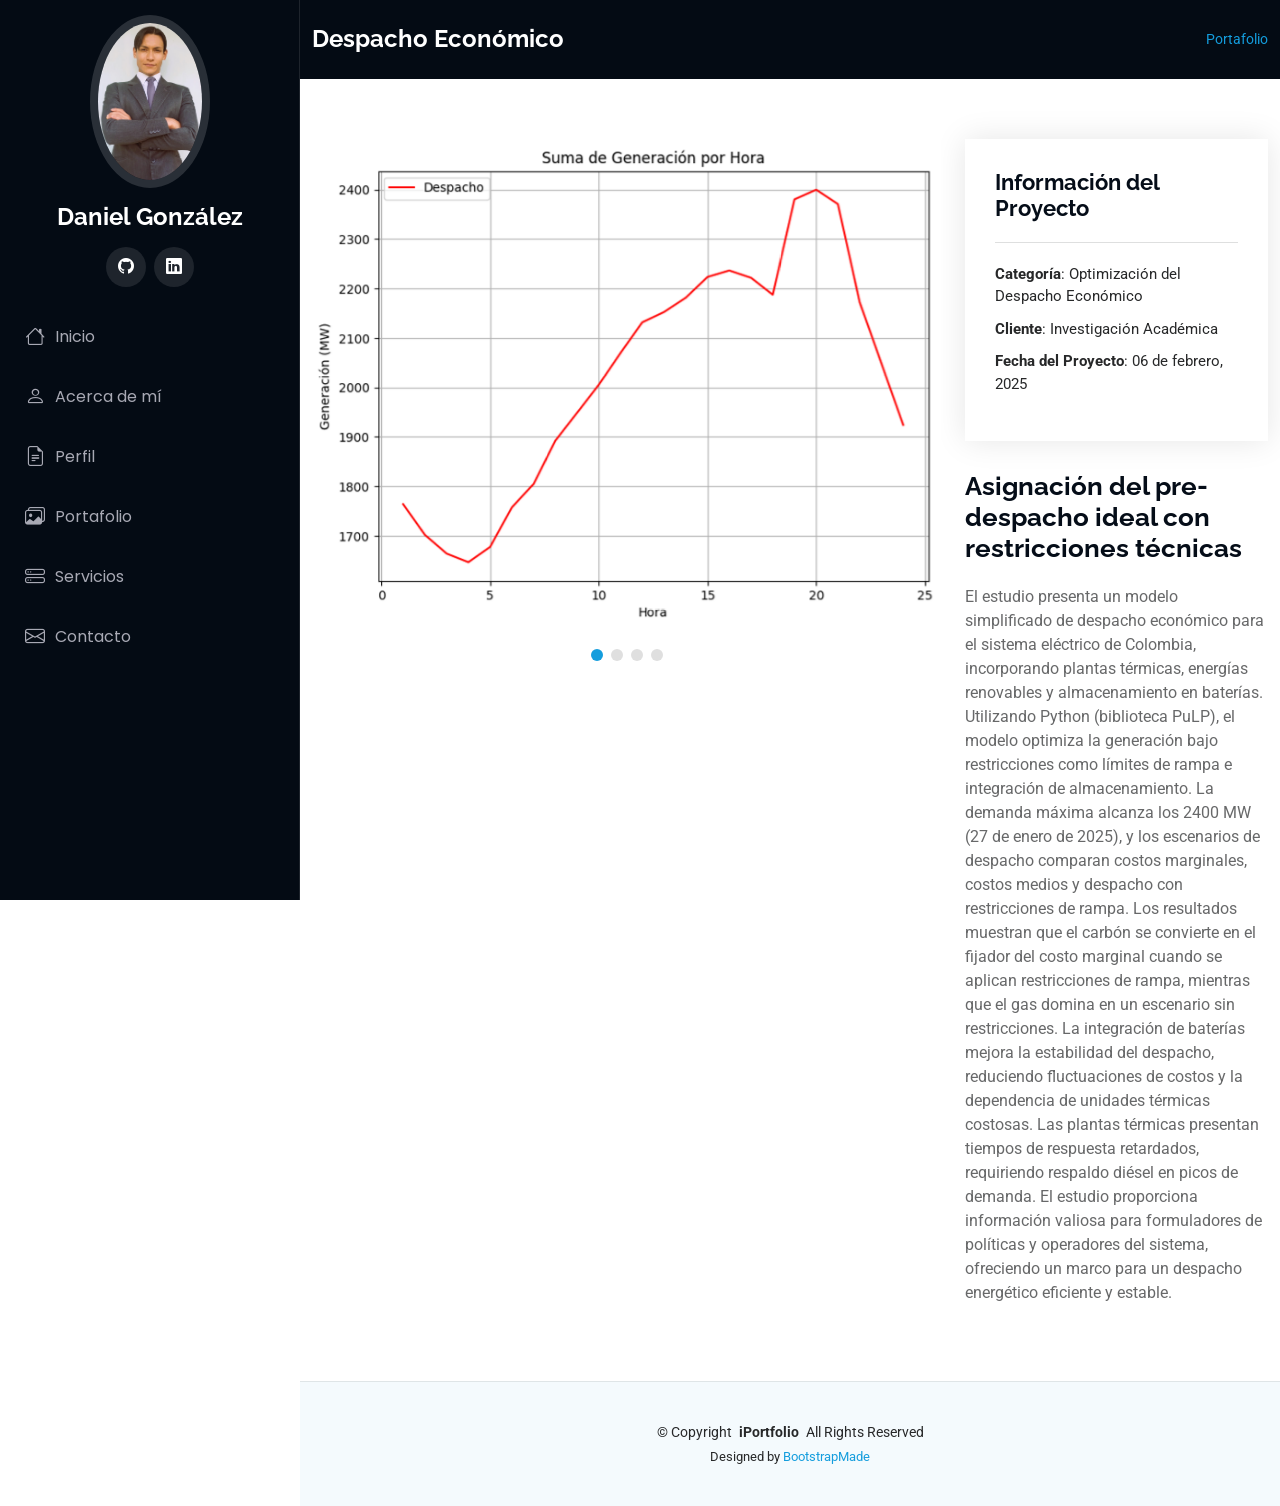
<file: economic-dispatch.html>
<!DOCTYPE html>
<html lang="es">

<head>
  <meta charset="utf-8">
  <meta content="width=device-width, initial-scale=1.0" name="viewport">
  <title>Ing. Daniel González </title>
  <meta content="" name="description">
  <meta content="" name="keywords">

  <!-- Favicons 
  <link href="assets/img/favicon.png" rel="icon">-->
  <link rel="icon" type="image/png" sizes="32x32" href="assets/img/favicon.png">
  <link href="assets/img/apple-touch-icon.png" rel="apple-touch-icon">

  <!-- Fonts -->
  <link href="https://fonts.googleapis.com" rel="preconnect">
  <link href="https://fonts.gstatic.com" rel="preconnect" crossorigin>
  <link href="https://fonts.googleapis.com/css2?family=Roboto:ital,wght@0,100;0,300;0,400;0,500;0,700;0,900;1,100;1,300;1,400;1,500;1,700;1,900&family=Poppins:ital,wght@0,100;0,200;0,300;0,400;0,500;0,600;0,700;0,800;0,900;1,100;1,200;1,300;1,400;1,500;1,600;1,700;1,800;1,900&family=Raleway:ital,wght@0,100;0,200;0,300;0,400;0,500;0,600;0,700;0,800;0,900;1,100;1,200;1,300;1,400;1,500;1,600;1,700;1,800;1,900&display=swap" rel="stylesheet">

  <!-- Vendor CSS Files -->
  <link href="assets/vendor/bootstrap/css/bootstrap.min.css" rel="stylesheet">
  <link href="assets/vendor/bootstrap-icons/bootstrap-icons.css" rel="stylesheet">
  <link href="assets/vendor/aos/aos.css" rel="stylesheet">
  <link href="assets/vendor/glightbox/css/glightbox.min.css" rel="stylesheet">
  <link href="assets/vendor/swiper/swiper-bundle.min.css" rel="stylesheet">

  <!-- Main CSS File -->
  <link href="assets/css/main.css" rel="stylesheet">

  <!-- =======================================================
  * Template Name: iPortfolio
  * Template URL: https://bootstrapmade.com/iportfolio-bootstrap-portfolio-websites-template/
  * Updated: Jun 29 2024 with Bootstrap v5.3.3
  * Author: BootstrapMade.com
  * License: https://bootstrapmade.com/license/
  ======================================================== -->
</head>

<body class="service-details-page">

  <header id="header" class="header dark-background d-flex flex-column">
    <i class="header-toggle d-xl-none bi bi-list"></i>

    <div class="profile-img">
      <img src="assets/img/my-profile-img.jpg" alt="" class="img-fluid rounded-circle">
    </div>

    <a href="index.html" class="logo d-flex align-items-center justify-content-center">
      <!-- Uncomment the line below if you also wish to use an image logo -->
      <!-- <img src="assets/img/logo.png" alt=""> -->
      <h1 class="sitename">Daniel González</h1>
    </a>

    <div class="social-links text-center">

      <a href="https://github.com/DaGniG" class="git-hub" target="_blank"><i class="bi bi-github"></i></a>
      <a href="https://www.linkedin.com/in/daniel-gonz%C3%A1lez-guti%C3%A9rrez-a521b1339/" class="linkedin" target="_blank"><i class="bi bi-linkedin"></i></a>
    </div>

    <nav id="navmenu" class="navmenu">
      <ul>
        <li><a href="index.html#hero"><i class="bi bi-house navicon"></i>Inicio</a></li>
        <li><a href="index.html#about"><i class="bi bi-person navicon"></i> Acerca de mí</a></li>
        <li><a href="index.html#resume"><i class="bi bi-file-earmark-text navicon"></i> Perfil</a></li>
        <li><a href="index.html#portfolio"><i class="bi bi-images navicon"></i> Portafolio</a></li>
        <li><a href="index.html#services"><i class="bi bi-hdd-stack navicon"></i> Servicios</a></li>
        
        </li>
        <li><a href="index.html#contact"><i class="bi bi-envelope navicon"></i> Contacto</a></li>
      </ul>
    </nav>

  </header>

  <main class="main">

    <!-- Page Title -->
    <div class="page-title dark-background">
      <div class="container d-lg-flex justify-content-between align-items-center">
        <h1 class="mb-2 mb-lg-0">Despacho Económico</h1>
        <nav class="breadcrumbs">
          <ol>
            <li><a href="index.html#portfolio">Portafolio</a></li>
           
          </ol>
        </nav>
      </div>
    </div><!-- End Page Title -->
    
    <!-- Service Details Section -->
    <section id="portfolio-details" class="portfolio-details section">

      <div class="container" data-aos="fade-up" data-aos-delay="100">

        <div class="row gy-4">

          <div class="col-lg-8">
            <div class="portfolio-details-slider swiper init-swiper">

              <script type="application/json" class="swiper-config">
                {
                  "loop": true,
                  "speed": 600,
                  "autoplay": {
                    "delay": 5000
                  },
                  "slidesPerView": "auto",
                  "pagination": {
                    "el": ".swiper-pagination",
                    "type": "bullets",
                    "clickable": true
                  }
                }
              </script>

              <div class="swiper-wrapper align-items-center">

                <div class="swiper-slide">
                  <img src="assets/img/portfolio/demanda.png" alt="">
                </div>

                <div class="swiper-slide">
                  <img src="assets/img/portfolio/E1.png" alt="">
                </div>

                <div class="swiper-slide">
                  <img src="assets/img/portfolio/E2.png" alt="">
                </div>

                <div class="swiper-slide">
                  <img src="assets/img/portfolio/E6.png" alt="">
                </div>

              </div>
              <div class="swiper-pagination"></div>
            </div>
          </div>

          <div class="col-lg-4">
            <div class="portfolio-info" data-aos="fade-up" data-aos-delay="200">
              <h3>Información del Proyecto</h3>
              <ul>
                <li><strong>Categoría</strong>: Optimización del Despacho Económico</li>
                <li><strong>Cliente</strong>: Investigación Académica</li>
                <li><strong>Fecha del Proyecto</strong>: 06 de febrero, 2025</li>
                <!--<li><strong>URL del Proyecto</strong>: <a href="#"></a></li>-->
              </ul>
            </div>
            <div class="portfolio-description" data-aos="fade-up" data-aos-delay="300">
              <h2>Asignación del pre-despacho ideal con restricciones técnicas</h2>
              <p>
                El estudio presenta un modelo simplificado de despacho económico para el sistema eléctrico de Colombia, incorporando plantas térmicas, energías renovables y almacenamiento en baterías. Utilizando Python (biblioteca PuLP), el modelo optimiza la generación bajo restricciones como límites de rampa e integración de almacenamiento. La demanda máxima alcanza los 2400 MW (27 de enero de 2025), y los escenarios de despacho comparan costos marginales, costos medios y despacho con restricciones de rampa. Los resultados muestran que el carbón se convierte en el fijador del costo marginal cuando se aplican restricciones de rampa, mientras que el gas domina en un escenario sin restricciones. La integración de baterías mejora la estabilidad del despacho, reduciendo fluctuaciones de costos y la dependencia de unidades térmicas costosas. Las plantas térmicas presentan tiempos de respuesta retardados, requiriendo respaldo diésel en picos de demanda. El estudio proporciona información valiosa para formuladores de políticas y operadores del sistema, ofreciendo un marco para un despacho energético eficiente y estable.  
              </p>
            </div>
          </div>
          

        </div>

      </div>

    </section><!-- /Portfolio Details Section -->

      
  </main>

  <footer id="footer" class="footer position-relative light-background">

    <div class="container">
      <div class="copyright text-center ">
        <p>© <span>Copyright</span> <strong class="px-1 sitename">iPortfolio</strong> <span>All Rights Reserved</span></p>
      </div>
      <div class="credits">
        <!-- All the links in the footer should remain intact. -->
        <!-- You can delete the links only if you've purchased the pro version. -->
        <!-- Licensing information: https://bootstrapmade.com/license/ -->
        <!-- Purchase the pro version with working PHP/AJAX contact form: [buy-url] -->
        Designed by <a href="https://bootstrapmade.com/">BootstrapMade</a>
      </div>
    </div>

  </footer>

  <!-- Scroll Top -->
  <a href="#" id="scroll-top" class="scroll-top d-flex align-items-center justify-content-center"><i class="bi bi-arrow-up-short"></i></a>

  <!-- Preloader -->
  <div id="preloader"></div>

  <!-- Vendor JS Files -->
  <script src="assets/vendor/bootstrap/js/bootstrap.bundle.min.js"></script>
  <script src="assets/vendor/php-email-form/validate.js"></script>
  <script src="assets/vendor/aos/aos.js"></script>
  <script src="assets/vendor/typed.js/typed.umd.js"></script>
  <script src="assets/vendor/purecounter/purecounter_vanilla.js"></script>
  <script src="assets/vendor/waypoints/noframework.waypoints.js"></script>
  <script src="assets/vendor/glightbox/js/glightbox.min.js"></script>
  <script src="assets/vendor/imagesloaded/imagesloaded.pkgd.min.js"></script>
  <script src="assets/vendor/isotope-layout/isotope.pkgd.min.js"></script>
  <script src="assets/vendor/swiper/swiper-bundle.min.js"></script>

  <!-- Main JS File -->
  <script src="assets/js/main.js"></script>

</body>

</html>
</file>
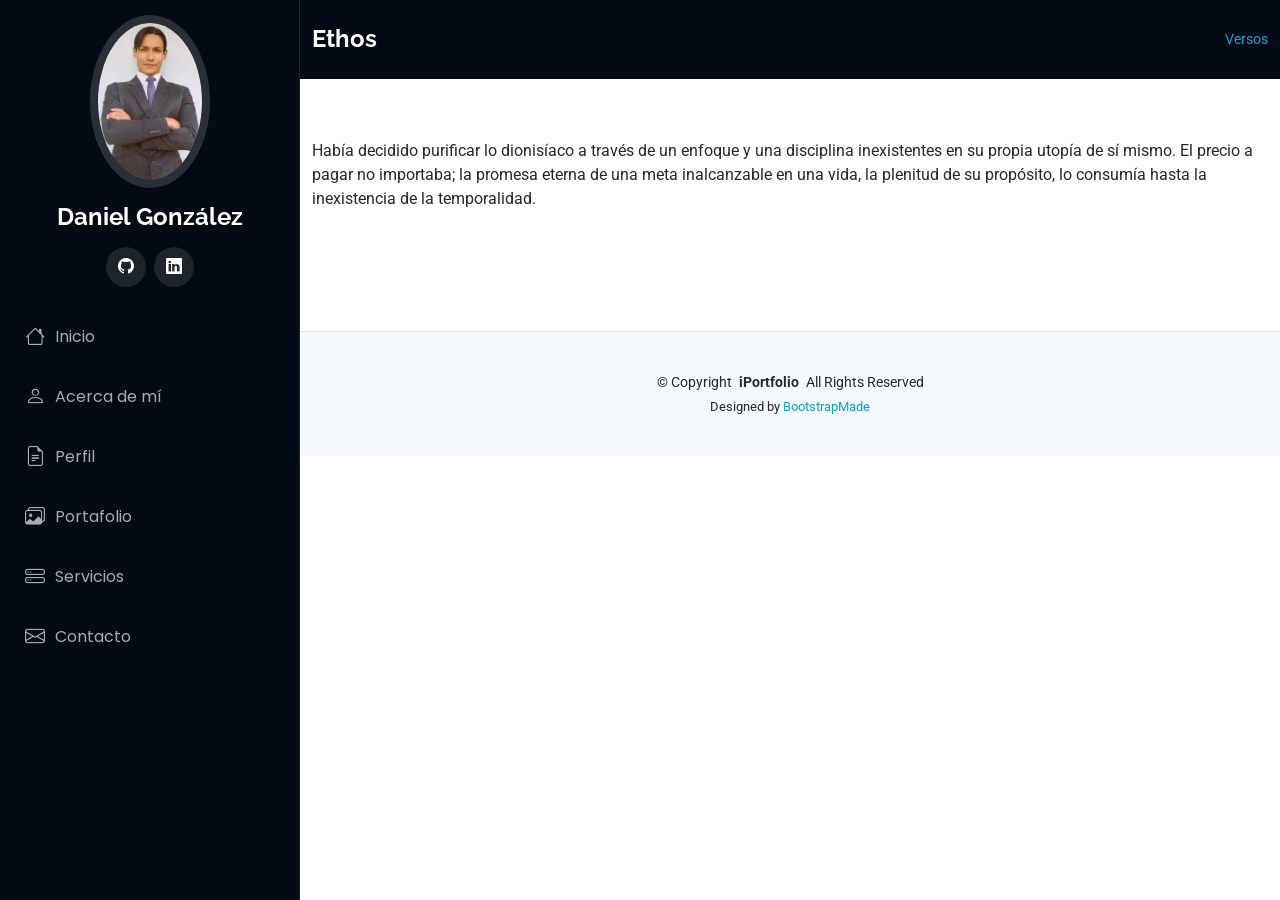
<file: ethos.html>
<!DOCTYPE html>
<html lang="es">

<head>
  <meta charset="utf-8">
  <meta content="width=device-width, initial-scale=1.0" name="viewport">
  <title>Ing. Daniel González</title>
  <meta content="" name="description">
  <meta content="" name="keywords">

  <!-- Favicons 
  <link href="assets/img/favicon.png" rel="icon">-->
  <link rel="icon" type="image/png" sizes="32x32" href="assets/img/favicon.png">
  <link href="assets/img/apple-touch-icon.png" rel="apple-touch-icon">

  <!-- Fonts -->
  <link href="https://fonts.googleapis.com" rel="preconnect">
  <link href="https://fonts.gstatic.com" rel="preconnect" crossorigin>
  <link href="https://fonts.googleapis.com/css2?family=Roboto:ital,wght@0,100;0,300;0,400;0,500;0,700;0,900;1,100;1,300;1,400;1,500;1,700;1,900&family=Poppins:ital,wght@0,100;0,200;0,300;0,400;0,500;0,600;0,700;0,800;0,900;1,100;1,200;1,300;1,400;1,500;1,600;1,700;1,800;1,900&family=Raleway:ital,wght@0,100;0,200;0,300;0,400;0,500;0,600;0,700;0,800;0,900;1,100;1,200;1,300;1,400;1,500;1,600;1,700;1,800;1,900&display=swap" rel="stylesheet">

  <!-- Vendor CSS Files -->
  <link href="assets/vendor/bootstrap/css/bootstrap.min.css" rel="stylesheet">
  <link href="assets/vendor/bootstrap-icons/bootstrap-icons.css" rel="stylesheet">
  <link href="assets/vendor/aos/aos.css" rel="stylesheet">
  <link href="assets/vendor/glightbox/css/glightbox.min.css" rel="stylesheet">
  <link href="assets/vendor/swiper/swiper-bundle.min.css" rel="stylesheet">

  <!-- Main CSS File -->
  <link href="assets/css/main.css" rel="stylesheet">

  <!-- =======================================================
  * Template Name: iPortfolio
  * Template URL: https://bootstrapmade.com/iportfolio-bootstrap-portfolio-websites-template/
  * Updated: Jun 29 2024 with Bootstrap v5.3.3
  * Author: BootstrapMade.com
  * License: https://bootstrapmade.com/license/
  ======================================================== -->
</head>

<body class="service-details-page">

  <header id="header" class="header dark-background d-flex flex-column">
    <i class="header-toggle d-xl-none bi bi-list"></i>

    <div class="profile-img">
      <img src="assets/img/my-profile-img.jpg" alt="" class="img-fluid rounded-circle">
    </div>

    <a href="index.html" class="logo d-flex align-items-center justify-content-center">
      <!-- Uncomment the line below if you also wish to use an image logo -->
      <!-- <img src="assets/img/logo.png" alt=""> -->
      <h1 class="sitename">Daniel González</h1>
    </a>

    <div class="social-links text-center">

      <a href="https://github.com/DaGniG" class="git-hub" target="_blank"><i class="bi bi-github"></i></a>
      <a href="https://www.linkedin.com/in/daniel-gonz%C3%A1lez-guti%C3%A9rrez-a521b1339/" class="linkedin" target="_blank"><i class="bi bi-linkedin"></i></a>
    </div>

    <nav id="navmenu" class="navmenu">
      <ul>
        <li><a href="index.html#hero"><i class="bi bi-house navicon"></i>Inicio</a></li>
        <li><a href="index.html#about"><i class="bi bi-person navicon"></i> Acerca de mí</a></li>
        <li><a href="index.html#resume"><i class="bi bi-file-earmark-text navicon"></i> Perfil</a></li>
        <li><a href="index.html#portfolio"><i class="bi bi-images navicon"></i> Portafolio</a></li>
        <li><a href="index.html#services"><i class="bi bi-hdd-stack navicon"></i> Servicios</a></li>
        
        </li>
        <li><a href="index.html#contact"><i class="bi bi-envelope navicon"></i> Contacto</a></li>
      </ul>
    </nav>

  </header>

  <main class="main">

    <!-- Page Title -->
    <div class="page-title dark-background">
      <div class="container d-lg-flex justify-content-between align-items-center">
        <h1 class="mb-2 mb-lg-0">Ethos</h1>
        <nav class="breadcrumbs">
          <ol>
            <li><a href="verses.html">Versos</a></li>
          </ol>
        </nav>
      </div>
    </div><!-- End Page Title -->
    
    <!-- Service Details Section -->
    <section id="portfolio-details" class="services section">

        <!-- Section Title -->
        <div class="container section-title" data-aos="fade-up">
          <!--<h2>Servicios</h2>-->
          <p>Había decidido purificar lo dionisíaco a través de un enfoque y una disciplina inexistentes en su propia utopía de sí mismo. El precio a pagar no importaba; la promesa eterna de una meta inalcanzable en una vida, la plenitud de su propósito, lo consumía hasta la inexistencia de la temporalidad.</p>
        </div><!-- Fin del Título de la Sección -->
        

      </section><!-- /Services Section -->
  </main>

  <footer id="footer" class="footer position-relative light-background">

    <div class="container">
      <div class="copyright text-center ">
        <p>© <span>Copyright</span> <strong class="px-1 sitename">iPortfolio</strong> <span>All Rights Reserved</span></p>
      </div>
      <div class="credits">
        <!-- All the links in the footer should remain intact. -->
        <!-- You can delete the links only if you've purchased the pro version. -->
        <!-- Licensing information: https://bootstrapmade.com/license/ -->
        <!-- Purchase the pro version with working PHP/AJAX contact form: [buy-url] -->
        Designed by <a href="https://bootstrapmade.com/">BootstrapMade</a>
      </div>
    </div>

  </footer>

  <!-- Scroll Top -->
  <a href="#" id="scroll-top" class="scroll-top d-flex align-items-center justify-content-center"><i class="bi bi-arrow-up-short"></i></a>

  <!-- Preloader -->
  <div id="preloader"></div>

  <!-- Vendor JS Files -->
  <script src="assets/vendor/bootstrap/js/bootstrap.bundle.min.js"></script>
  <script src="assets/vendor/php-email-form/validate.js"></script>
  <script src="assets/vendor/aos/aos.js"></script>
  <script src="assets/vendor/typed.js/typed.umd.js"></script>
  <script src="assets/vendor/purecounter/purecounter_vanilla.js"></script>
  <script src="assets/vendor/waypoints/noframework.waypoints.js"></script>
  <script src="assets/vendor/glightbox/js/glightbox.min.js"></script>
  <script src="assets/vendor/imagesloaded/imagesloaded.pkgd.min.js"></script>
  <script src="assets/vendor/isotope-layout/isotope.pkgd.min.js"></script>
  <script src="assets/vendor/swiper/swiper-bundle.min.js"></script>

  <!-- Main JS File -->
  <script src="assets/js/main.js"></script>

</body>

</html>
</file>
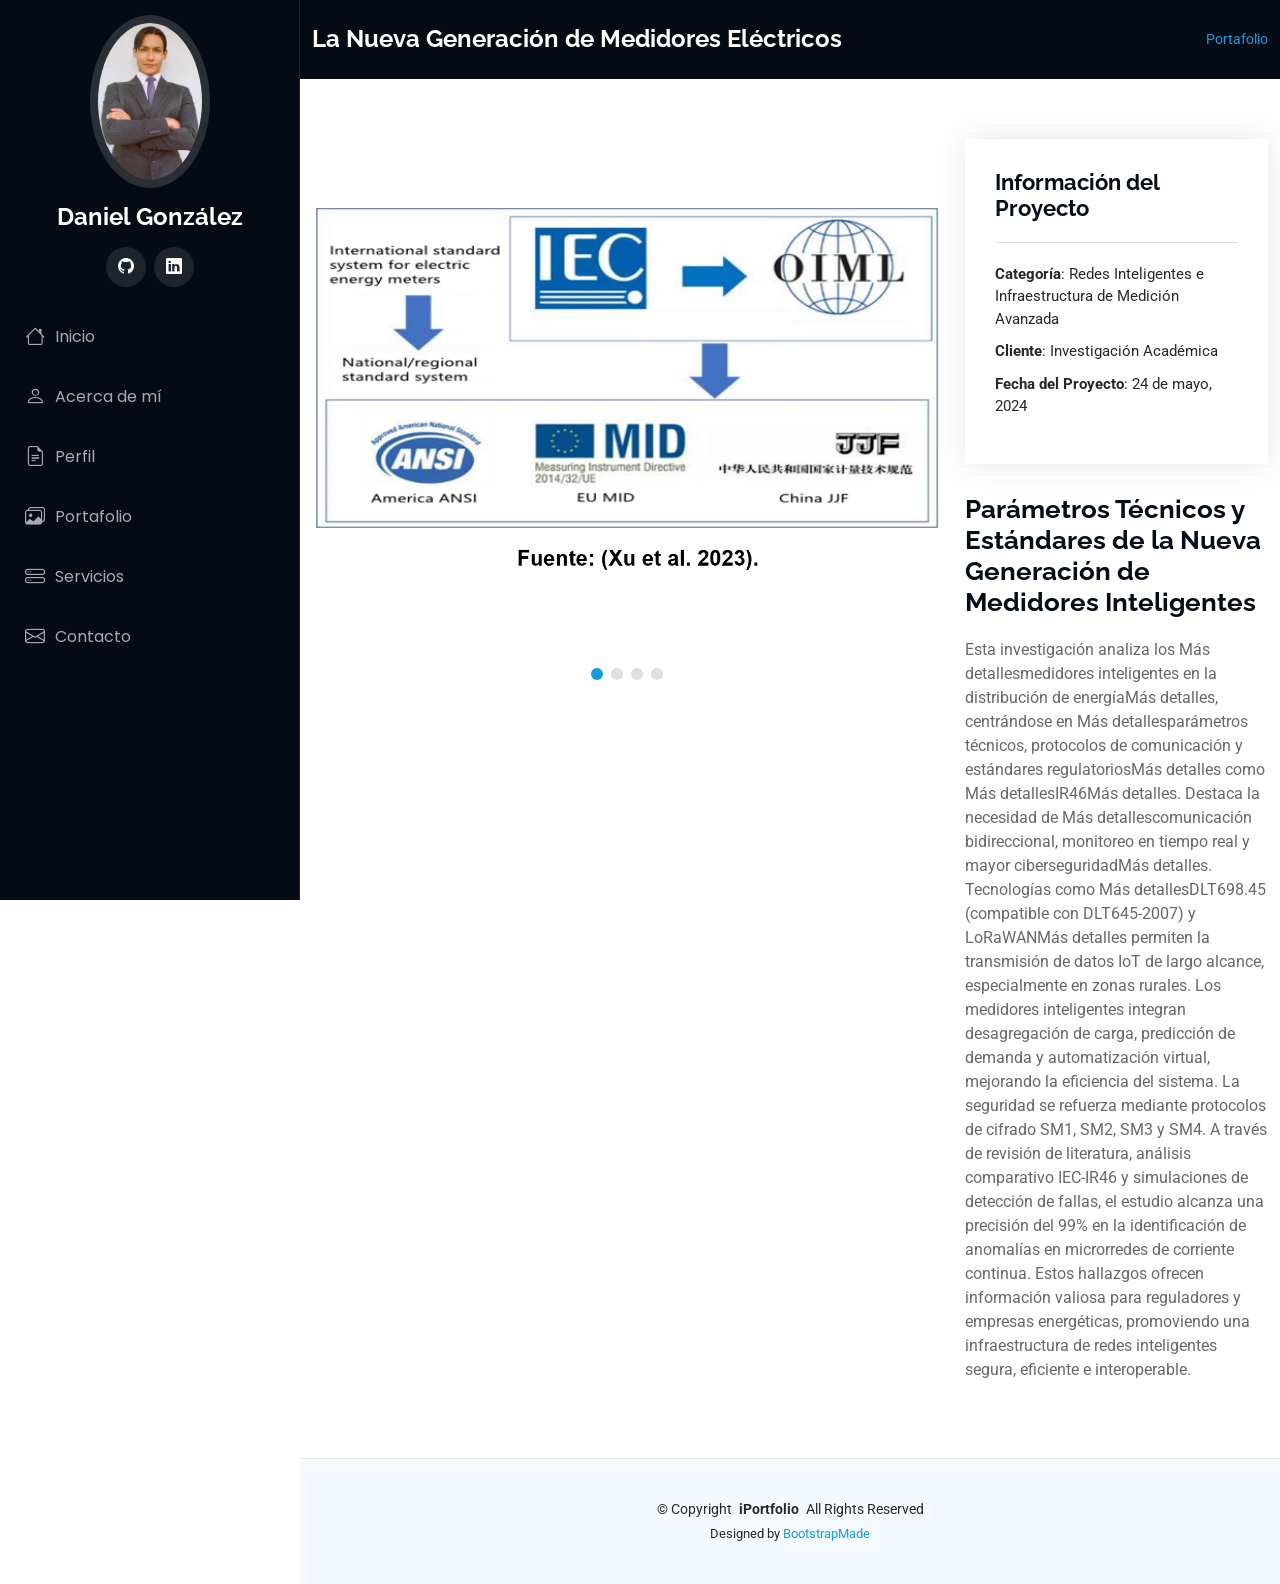
<file: meters.html>
<!DOCTYPE html>
<html lang="es">

<head>
  <meta charset="utf-8">
  <meta content="width=device-width, initial-scale=1.0" name="viewport">
  <title>Ing. Daniel González</title>
  <meta content="" name="description">
  <meta content="" name="keywords">

  <!-- Favicons 
  <link href="assets/img/favicon.png" rel="icon">-->
  <link rel="icon" type="image/png" sizes="32x32" href="assets/img/favicon.png">
  <link href="assets/img/apple-touch-icon.png" rel="apple-touch-icon">

  <!-- Fonts -->
  <link href="https://fonts.googleapis.com" rel="preconnect">
  <link href="https://fonts.gstatic.com" rel="preconnect" crossorigin>
  <link href="https://fonts.googleapis.com/css2?family=Roboto:ital,wght@0,100;0,300;0,400;0,500;0,700;0,900;1,100;1,300;1,400;1,500;1,700;1,900&family=Poppins:ital,wght@0,100;0,200;0,300;0,400;0,500;0,600;0,700;0,800;0,900;1,100;1,200;1,300;1,400;1,500;1,600;1,700;1,800;1,900&family=Raleway:ital,wght@0,100;0,200;0,300;0,400;0,500;0,600;0,700;0,800;0,900;1,100;1,200;1,300;1,400;1,500;1,600;1,700;1,800;1,900&display=swap" rel="stylesheet">

  <!-- Vendor CSS Files -->
  <link href="assets/vendor/bootstrap/css/bootstrap.min.css" rel="stylesheet">
  <link href="assets/vendor/bootstrap-icons/bootstrap-icons.css" rel="stylesheet">
  <link href="assets/vendor/aos/aos.css" rel="stylesheet">
  <link href="assets/vendor/glightbox/css/glightbox.min.css" rel="stylesheet">
  <link href="assets/vendor/swiper/swiper-bundle.min.css" rel="stylesheet">

  <!-- Main CSS File -->
  <link href="assets/css/main.css" rel="stylesheet">

  <!-- =======================================================
  * Template Name: iPortfolio
  * Template URL: https://bootstrapmade.com/iportfolio-bootstrap-portfolio-websites-template/
  * Updated: Jun 29 2024 with Bootstrap v5.3.3
  * Author: BootstrapMade.com
  * License: https://bootstrapmade.com/license/
  ======================================================== -->
</head>

<body class="service-details-page">

  <header id="header" class="header dark-background d-flex flex-column">
    <i class="header-toggle d-xl-none bi bi-list"></i>

    <div class="profile-img">
      <img src="assets/img/my-profile-img.jpg" alt="" class="img-fluid rounded-circle">
    </div>

    <a href="index.html" class="logo d-flex align-items-center justify-content-center">
      <!-- Uncomment the line below if you also wish to use an image logo -->
      <!-- <img src="assets/img/logo.png" alt=""> -->
      <h1 class="sitename">Daniel González</h1>
    </a>

    <div class="social-links text-center">

      <a href="https://github.com/DaGniG" class="git-hub" target="_blank"><i class="bi bi-github"></i></a>
      <a href="https://www.linkedin.com/in/daniel-gonz%C3%A1lez-guti%C3%A9rrez-a521b1339/" class="linkedin" target="_blank"><i class="bi bi-linkedin"></i></a>
    </div>


    <nav id="navmenu" class="navmenu">
      <ul>
        <li><a href="index.html#hero"><i class="bi bi-house navicon"></i>Inicio</a></li>
        <li><a href="index.html#about"><i class="bi bi-person navicon"></i> Acerca de mí</a></li>
        <li><a href="index.html#resume"><i class="bi bi-file-earmark-text navicon"></i> Perfil</a></li>
        <li><a href="index.html#portfolio"><i class="bi bi-images navicon"></i> Portafolio</a></li>
        <li><a href="index.html#services"><i class="bi bi-hdd-stack navicon"></i> Servicios</a></li>
        
        </li>
        <li><a href="index.html#contact"><i class="bi bi-envelope navicon"></i> Contacto</a></li>
      </ul>
    </nav>

  </header>

  <main class="main">

    <!-- Page Title -->
    <div class="page-title dark-background">
      <div class="container d-lg-flex justify-content-between align-items-center">
        <h1 class="mb-2 mb-lg-0">La Nueva Generación de Medidores Eléctricos</h1>
        <nav class="breadcrumbs">
          <ol>
            <li><a href="index.html#portfolio">Portafolio</a></li>
           
          </ol>
        </nav>
      </div>
    </div><!-- End Page Title -->
    
    <!-- Service Details Section -->
    <section id="portfolio-details" class="portfolio-details section">

      <div class="container" data-aos="fade-up" data-aos-delay="100">

        <div class="row gy-4">

          <div class="col-lg-8">
            <div class="portfolio-details-slider swiper init-swiper">

              <script type="application/json" class="swiper-config">
                {
                  "loop": true,
                  "speed": 600,
                  "autoplay": {
                    "delay": 5000
                  },
                  "slidesPerView": "auto",
                  "pagination": {
                    "el": ".swiper-pagination",
                    "type": "bullets",
                    "clickable": true
                  }
                }
              </script>

              <div class="swiper-wrapper align-items-center">

                <div class="swiper-slide">
                  <img src="assets/img/portfolio/estandares.png" alt="">
                </div>

                <div class="swiper-slide">
                  <img src="assets/img/portfolio/IR46.png" alt="">
                </div>

                <div class="swiper-slide">
                  <img src="assets/img/portfolio/functions_meter.png" alt="">
                </div>

                <div class="swiper-slide">
                  <img src="assets/img/portfolio/pronosticos.png" alt="">
                </div>

              </div>
              <div class="swiper-pagination"></div>
            </div>
          </div>

          <div class="col-lg-4">
            <div class="portfolio-info" data-aos="fade-up" data-aos-delay="200">
              <h3>Información del Proyecto</h3>
              <ul>
                <li><strong>Categoría</strong>: Redes Inteligentes e Infraestructura de Medición Avanzada</li>
                <li><strong>Cliente</strong>: Investigación Académica</li>
                <li><strong>Fecha del Proyecto</strong>: 24 de mayo, 2024</li>
                <!--<li><strong>URL del Proyecto</strong>: <a href="#"></a></li>-->
              </ul>
            </div>
            <div class="portfolio-description" data-aos="fade-up" data-aos-delay="300">
              <h2>Parámetros Técnicos y Estándares de la Nueva Generación de Medidores Inteligentes</h2>
              <p>
                Esta investigación analiza los Más detallesmedidores inteligentes en la distribución de energíaMás detalles, centrándose en Más detallesparámetros técnicos, protocolos de comunicación y estándares regulatoriosMás detalles como Más detallesIR46Más detalles. Destaca la necesidad de Más detallescomunicación bidireccional, monitoreo en tiempo real y mayor ciberseguridadMás detalles. Tecnologías como Más detallesDLT698.45 (compatible con DLT645-2007) y LoRaWANMás detalles permiten la transmisión de datos IoT de largo alcance, especialmente en zonas rurales.  
          
                Los medidores inteligentes integran desagregación de carga, predicción de demanda y automatización virtual, mejorando la eficiencia del sistema. La seguridad se refuerza mediante protocolos de cifrado SM1, SM2, SM3 y SM4. A través de revisión de literatura, análisis comparativo IEC-IR46 y simulaciones de detección de fallas, el estudio alcanza una precisión del 99% en la identificación de anomalías en microrredes de corriente continua.  
          
                Estos hallazgos ofrecen información valiosa para reguladores y empresas energéticas, promoviendo una infraestructura de redes inteligentes segura, eficiente e interoperable.  
              </p>
            </div>
          </div>
          

        </div>

      </div>

    </section><!-- /Portfolio Details Section -->

      
  </main>

  <footer id="footer" class="footer position-relative light-background">

    <div class="container">
      <div class="copyright text-center ">
        <p>© <span>Copyright</span> <strong class="px-1 sitename">iPortfolio</strong> <span>All Rights Reserved</span></p>
      </div>
      <div class="credits">
        <!-- All the links in the footer should remain intact. -->
        <!-- You can delete the links only if you've purchased the pro version. -->
        <!-- Licensing information: https://bootstrapmade.com/license/ -->
        <!-- Purchase the pro version with working PHP/AJAX contact form: [buy-url] -->
        Designed by <a href="https://bootstrapmade.com/">BootstrapMade</a>
      </div>
    </div>

  </footer>

  <!-- Scroll Top -->
  <a href="#" id="scroll-top" class="scroll-top d-flex align-items-center justify-content-center"><i class="bi bi-arrow-up-short"></i></a>

  <!-- Preloader -->
  <div id="preloader"></div>

  <!-- Vendor JS Files -->
  <script src="assets/vendor/bootstrap/js/bootstrap.bundle.min.js"></script>
  <script src="assets/vendor/php-email-form/validate.js"></script>
  <script src="assets/vendor/aos/aos.js"></script>
  <script src="assets/vendor/typed.js/typed.umd.js"></script>
  <script src="assets/vendor/purecounter/purecounter_vanilla.js"></script>
  <script src="assets/vendor/waypoints/noframework.waypoints.js"></script>
  <script src="assets/vendor/glightbox/js/glightbox.min.js"></script>
  <script src="assets/vendor/imagesloaded/imagesloaded.pkgd.min.js"></script>
  <script src="assets/vendor/isotope-layout/isotope.pkgd.min.js"></script>
  <script src="assets/vendor/swiper/swiper-bundle.min.js"></script>

  <!-- Main JS File -->
  <script src="assets/js/main.js"></script>

</body>

</html>
</file>
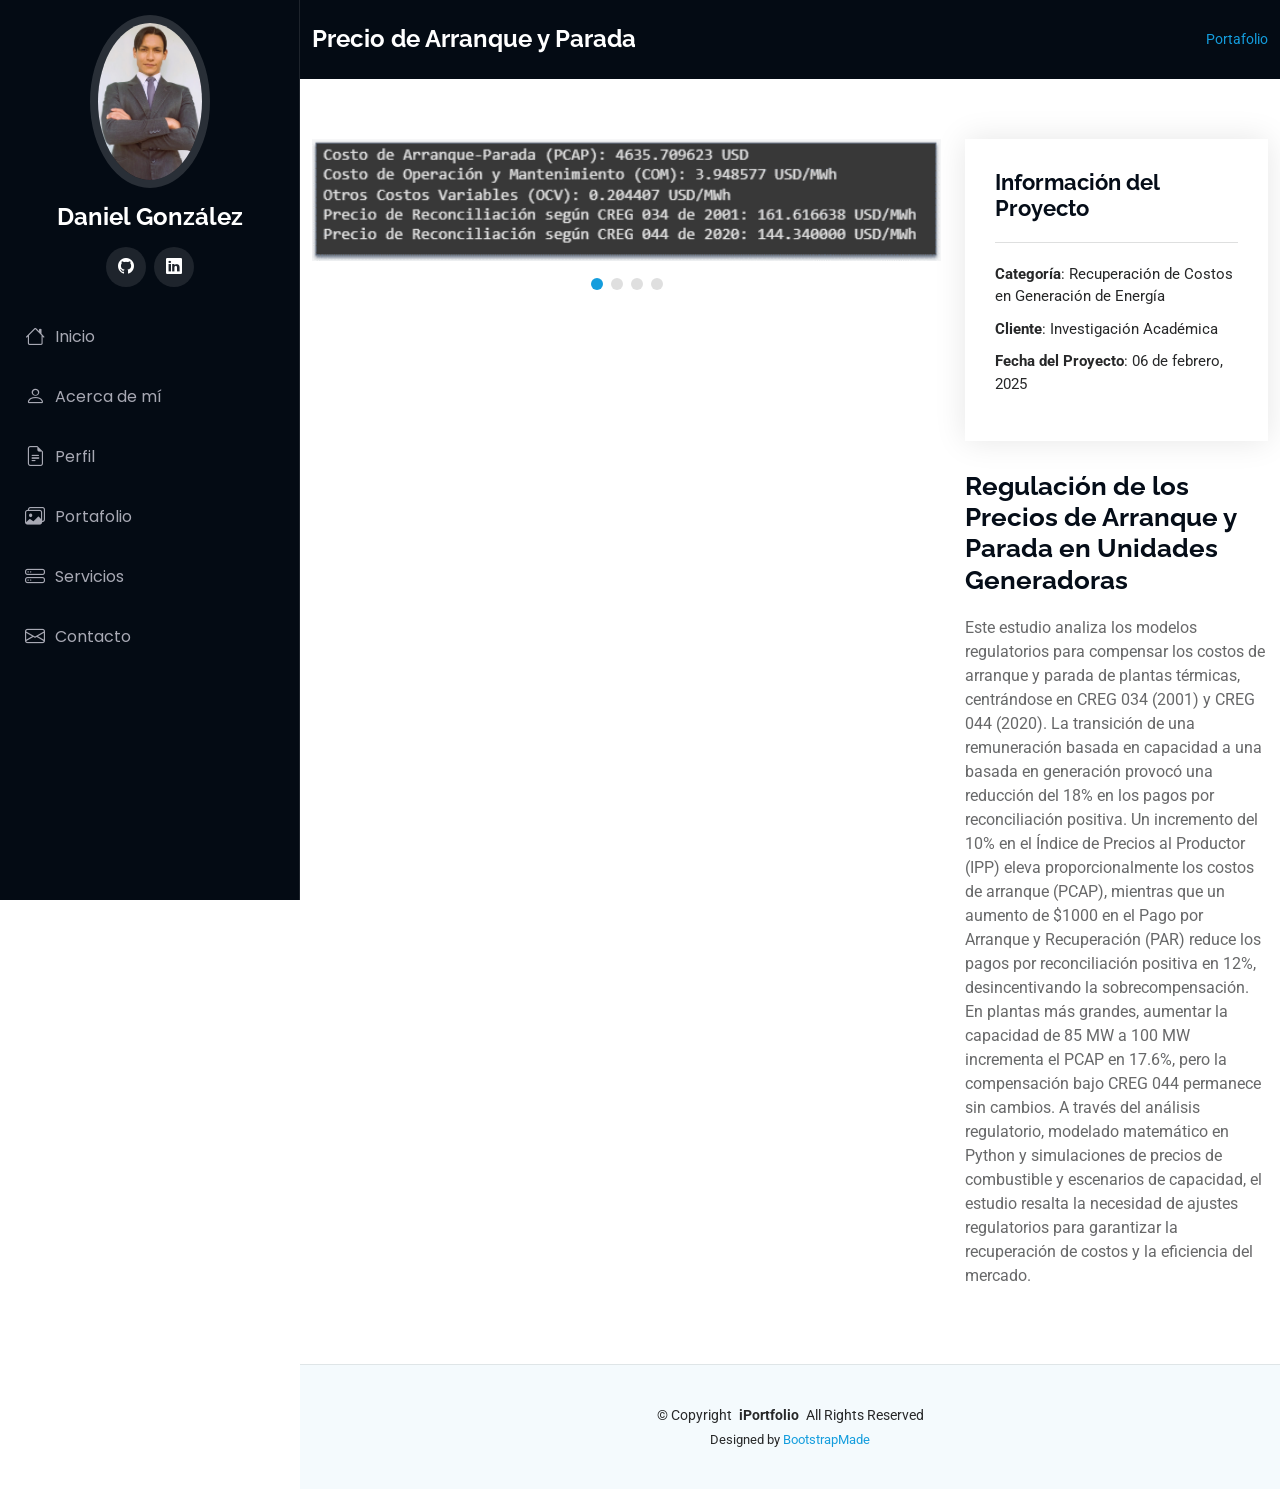
<file: PAR.html>
<!DOCTYPE html>
<html lang="es">

<head>
  <meta charset="utf-8">
  <meta content="width=device-width, initial-scale=1.0" name="viewport">
  <title>Ing. Daniel González</title>
  <meta content="" name="description">
  <meta content="" name="keywords">

  <!-- Favicons 
  <link href="assets/img/favicon.png" rel="icon">-->
  <link rel="icon" type="image/png" sizes="32x32" href="assets/img/favicon.png">
  <link href="assets/img/apple-touch-icon.png" rel="apple-touch-icon">

  <!-- Fonts -->
  <link href="https://fonts.googleapis.com" rel="preconnect">
  <link href="https://fonts.gstatic.com" rel="preconnect" crossorigin>
  <link href="https://fonts.googleapis.com/css2?family=Roboto:ital,wght@0,100;0,300;0,400;0,500;0,700;0,900;1,100;1,300;1,400;1,500;1,700;1,900&family=Poppins:ital,wght@0,100;0,200;0,300;0,400;0,500;0,600;0,700;0,800;0,900;1,100;1,200;1,300;1,400;1,500;1,600;1,700;1,800;1,900&family=Raleway:ital,wght@0,100;0,200;0,300;0,400;0,500;0,600;0,700;0,800;0,900;1,100;1,200;1,300;1,400;1,500;1,600;1,700;1,800;1,900&display=swap" rel="stylesheet">

  <!-- Vendor CSS Files -->
  <link href="assets/vendor/bootstrap/css/bootstrap.min.css" rel="stylesheet">
  <link href="assets/vendor/bootstrap-icons/bootstrap-icons.css" rel="stylesheet">
  <link href="assets/vendor/aos/aos.css" rel="stylesheet">
  <link href="assets/vendor/glightbox/css/glightbox.min.css" rel="stylesheet">
  <link href="assets/vendor/swiper/swiper-bundle.min.css" rel="stylesheet">

  <!-- Main CSS File -->
  <link href="assets/css/main.css" rel="stylesheet">

  <!-- =======================================================
  * Template Name: iPortfolio
  * Template URL: https://bootstrapmade.com/iportfolio-bootstrap-portfolio-websites-template/
  * Updated: Jun 29 2024 with Bootstrap v5.3.3
  * Author: BootstrapMade.com
  * License: https://bootstrapmade.com/license/
  ======================================================== -->
</head>

<body class="service-details-page">

  <header id="header" class="header dark-background d-flex flex-column">
    <i class="header-toggle d-xl-none bi bi-list"></i>

    <div class="profile-img">
      <img src="assets/img/my-profile-img.jpg" alt="" class="img-fluid rounded-circle">
    </div>

    <a href="index.html" class="logo d-flex align-items-center justify-content-center">
      <!-- Uncomment the line below if you also wish to use an image logo -->
      <!-- <img src="assets/img/logo.png" alt=""> -->
      <h1 class="sitename">Daniel González</h1>
    </a>

    <div class="social-links text-center">

      <a href="https://github.com/DaGniG" class="git-hub" target="_blank"><i class="bi bi-github"></i></a>
      <a href="https://www.linkedin.com/in/daniel-gonz%C3%A1lez-guti%C3%A9rrez-a521b1339/" class="linkedin" target="_blank"><i class="bi bi-linkedin"></i></a>
    </div>

    <nav id="navmenu" class="navmenu">
      <ul>
        <li><a href="index.html#hero"><i class="bi bi-house navicon"></i>Inicio</a></li>
        <li><a href="index.html#about"><i class="bi bi-person navicon"></i> Acerca de mí</a></li>
        <li><a href="index.html#resume"><i class="bi bi-file-earmark-text navicon"></i> Perfil</a></li>
        <li><a href="index.html#portfolio"><i class="bi bi-images navicon"></i> Portafolio</a></li>
        <li><a href="index.html#services"><i class="bi bi-hdd-stack navicon"></i> Servicios</a></li>
        
        </li>
        <li><a href="index.html#contact"><i class="bi bi-envelope navicon"></i> Contacto</a></li>
      </ul>
    </nav>

  </header>

  <main class="main">

    <!-- Page Title -->
    <div class="page-title dark-background">
      <div class="container d-lg-flex justify-content-between align-items-center">
        <h1 class="mb-2 mb-lg-0">Precio de Arranque y Parada</h1>
        <nav class="breadcrumbs">
          <ol>
            <li><a href="index.html#portfolio">Portafolio</a></li>
           
          </ol>
        </nav>
      </div>
    </div><!-- End Page Title -->
    
    <!-- Service Details Section -->
    <section id="portfolio-details" class="portfolio-details section">

      <div class="container" data-aos="fade-up" data-aos-delay="100">

        <div class="row gy-4">

          <div class="col-lg-8">
            <div class="portfolio-details-slider swiper init-swiper">

              <script type="application/json" class="swiper-config">
                {
                  "loop": true,
                  "speed": 600,
                  "autoplay": {
                    "delay": 5000
                  },
                  "slidesPerView": "auto",
                  "pagination": {
                    "el": ".swiper-pagination",
                    "type": "bullets",
                    "clickable": true
                  }
                }
              </script>

              <div class="swiper-wrapper align-items-center">

                <div class="swiper-slide">
                  <img src="assets/img/portfolio/PAR_E1.png" alt="">
                </div>

                <div class="swiper-slide">
                  <img src="assets/img/portfolio/PAR_E2.png" alt="">
                </div>

                <div class="swiper-slide">
                  <img src="assets/img/portfolio/PAR_E3.png" alt="">
                </div>

                <div class="swiper-slide">
                  <img src="assets/img/portfolio/PAR_E4.png" alt="">
                </div>

              </div>
              <div class="swiper-pagination"></div>
            </div>
          </div>

          <div class="col-lg-4">
            <div class="portfolio-info" data-aos="fade-up" data-aos-delay="200">
              <h3>Información del Proyecto</h3>
              <ul>
                <li><strong>Categoría</strong>: Recuperación de Costos en Generación de Energía</li>
                <li><strong>Cliente</strong>: Investigación Académica</li>
                <li><strong>Fecha del Proyecto</strong>: 06 de febrero, 2025</li>
                <!--<li><strong>URL del Proyecto</strong>: <a href="#"></a></li>-->
              </ul>
            </div>
            <div class="portfolio-description" data-aos="fade-up" data-aos-delay="300">
              <h2>Regulación de los Precios de Arranque y Parada en Unidades Generadoras</h2>
              <p>
                Este estudio analiza los modelos regulatorios para compensar los costos de arranque y parada de plantas térmicas, centrándose en CREG 034 (2001) y CREG 044 (2020). La transición de una remuneración basada en capacidad a una basada en generación provocó una reducción del 18% en los pagos por reconciliación positiva. Un incremento del 10% en el Índice de Precios al Productor (IPP) eleva proporcionalmente los costos de arranque (PCAP), mientras que un aumento de $1000 en el Pago por Arranque y Recuperación (PAR) reduce los pagos por reconciliación positiva en 12%, desincentivando la sobrecompensación. En plantas más grandes, aumentar la capacidad de 85 MW a 100 MW incrementa el PCAP en 17.6%, pero la compensación bajo CREG 044 permanece sin cambios.  
                
                A través del análisis regulatorio, modelado matemático en Python y simulaciones de precios de combustible y escenarios de capacidad, el estudio resalta la necesidad de ajustes regulatorios para garantizar la recuperación de costos y la eficiencia del mercado.  
              </p>
            </div>
          </div>
          

        </div>

      </div>

    </section><!-- /Portfolio Details Section -->

      
  </main>

  <footer id="footer" class="footer position-relative light-background">

    <div class="container">
      <div class="copyright text-center ">
        <p>© <span>Copyright</span> <strong class="px-1 sitename">iPortfolio</strong> <span>All Rights Reserved</span></p>
      </div>
      <div class="credits">
        <!-- All the links in the footer should remain intact. -->
        <!-- You can delete the links only if you've purchased the pro version. -->
        <!-- Licensing information: https://bootstrapmade.com/license/ -->
        <!-- Purchase the pro version with working PHP/AJAX contact form: [buy-url] -->
        Designed by <a href="https://bootstrapmade.com/">BootstrapMade</a>
      </div>
    </div>

  </footer>

  <!-- Scroll Top -->
  <a href="#" id="scroll-top" class="scroll-top d-flex align-items-center justify-content-center"><i class="bi bi-arrow-up-short"></i></a>

  <!-- Preloader -->
  <div id="preloader"></div>

  <!-- Vendor JS Files -->
  <script src="assets/vendor/bootstrap/js/bootstrap.bundle.min.js"></script>
  <script src="assets/vendor/php-email-form/validate.js"></script>
  <script src="assets/vendor/aos/aos.js"></script>
  <script src="assets/vendor/typed.js/typed.umd.js"></script>
  <script src="assets/vendor/purecounter/purecounter_vanilla.js"></script>
  <script src="assets/vendor/waypoints/noframework.waypoints.js"></script>
  <script src="assets/vendor/glightbox/js/glightbox.min.js"></script>
  <script src="assets/vendor/imagesloaded/imagesloaded.pkgd.min.js"></script>
  <script src="assets/vendor/isotope-layout/isotope.pkgd.min.js"></script>
  <script src="assets/vendor/swiper/swiper-bundle.min.js"></script>

  <!-- Main JS File -->
  <script src="assets/js/main.js"></script>

</body>

</html>
</file>
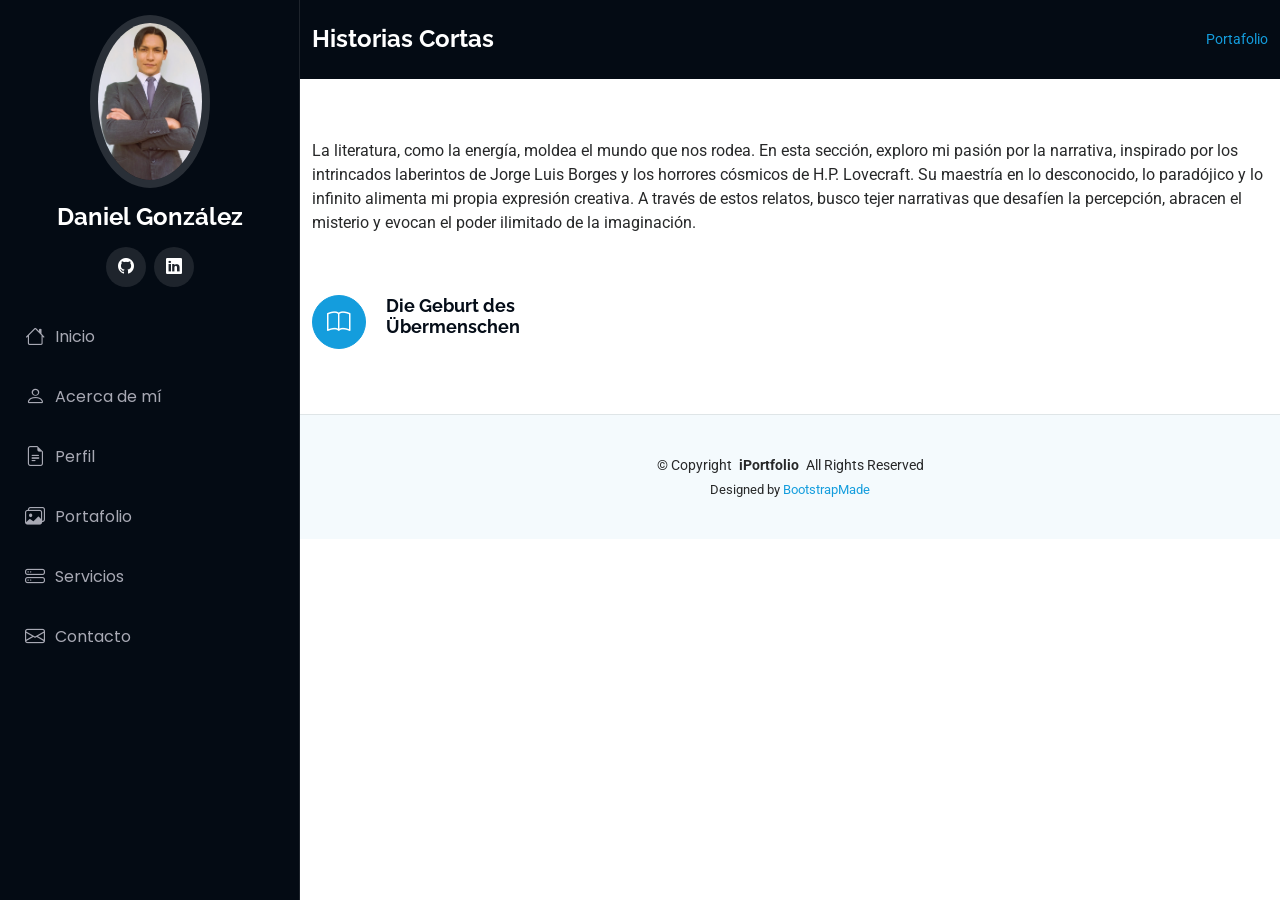
<file: short-stories.html>
<!DOCTYPE html>
<html lang="es">

<head>
  <meta charset="utf-8">
  <meta content="width=device-width, initial-scale=1.0" name="viewport">
  <title>Ing. Daniel González</title>
  <meta content="" name="description">
  <meta content="" name="keywords">

  <!-- Favicons 
  <link href="assets/img/favicon.png" rel="icon">-->
  <link rel="icon" type="image/png" sizes="32x32" href="assets/img/favicon.png">
  <link href="assets/img/apple-touch-icon.png" rel="apple-touch-icon">

  <!-- Fonts -->
  <link href="https://fonts.googleapis.com" rel="preconnect">
  <link href="https://fonts.gstatic.com" rel="preconnect" crossorigin>
  <link href="https://fonts.googleapis.com/css2?family=Roboto:ital,wght@0,100;0,300;0,400;0,500;0,700;0,900;1,100;1,300;1,400;1,500;1,700;1,900&family=Poppins:ital,wght@0,100;0,200;0,300;0,400;0,500;0,600;0,700;0,800;0,900;1,100;1,200;1,300;1,400;1,500;1,600;1,700;1,800;1,900&family=Raleway:ital,wght@0,100;0,200;0,300;0,400;0,500;0,600;0,700;0,800;0,900;1,100;1,200;1,300;1,400;1,500;1,600;1,700;1,800;1,900&display=swap" rel="stylesheet">

  <!-- Vendor CSS Files -->
  <link href="assets/vendor/bootstrap/css/bootstrap.min.css" rel="stylesheet">
  <link href="assets/vendor/bootstrap-icons/bootstrap-icons.css" rel="stylesheet">
  <link href="assets/vendor/aos/aos.css" rel="stylesheet">
  <link href="assets/vendor/glightbox/css/glightbox.min.css" rel="stylesheet">
  <link href="assets/vendor/swiper/swiper-bundle.min.css" rel="stylesheet">

  <!-- Main CSS File -->
  <link href="assets/css/main.css" rel="stylesheet">

  <!-- =======================================================
  * Template Name: iPortfolio
  * Template URL: https://bootstrapmade.com/iportfolio-bootstrap-portfolio-websites-template/
  * Updated: Jun 29 2024 with Bootstrap v5.3.3
  * Author: BootstrapMade.com
  * License: https://bootstrapmade.com/license/
  ======================================================== -->
</head>

<body class="service-details-page">

  <header id="header" class="header dark-background d-flex flex-column">
    <i class="header-toggle d-xl-none bi bi-list"></i>

    <div class="profile-img">
      <img src="assets/img/my-profile-img.jpg" alt="" class="img-fluid rounded-circle">
    </div>

    <a href="index.html" class="logo d-flex align-items-center justify-content-center">
      <!-- Uncomment the line below if you also wish to use an image logo -->
      <!-- <img src="assets/img/logo.png" alt=""> -->
      <h1 class="sitename">Daniel González</h1>
    </a>

    <div class="social-links text-center">

      <a href="https://github.com/DaGniG" class="git-hub" target="_blank"><i class="bi bi-github"></i></a>
      <a href="https://www.linkedin.com/in/daniel-gonz%C3%A1lez-guti%C3%A9rrez-a521b1339/" class="linkedin" target="_blank"><i class="bi bi-linkedin"></i></a>
    </div>

    <nav id="navmenu" class="navmenu">
      <ul>
        <li><a href="index.html#hero"><i class="bi bi-house navicon"></i>Inicio</a></li>
        <li><a href="index.html#about"><i class="bi bi-person navicon"></i> Acerca de mí</a></li>
        <li><a href="index.html#resume"><i class="bi bi-file-earmark-text navicon"></i> Perfil</a></li>
        <li><a href="index.html#portfolio"><i class="bi bi-images navicon"></i> Portafolio</a></li>
        <li><a href="index.html#services"><i class="bi bi-hdd-stack navicon"></i> Servicios</a></li>
        
        </li>
        <li><a href="index.html#contact"><i class="bi bi-envelope navicon"></i> Contacto</a></li>
      </ul>
    </nav>

  </header>

  <main class="main">

    <!-- Page Title -->
    <div class="page-title dark-background">
      <div class="container d-lg-flex justify-content-between align-items-center">
        <h1 class="mb-2 mb-lg-0">Historias Cortas</h1>
        <nav class="breadcrumbs">
          <ol>
            <li><a href="index.html#portfolio">Portafolio</a></li>
           
          </ol>
        </nav>
      </div>
    </div><!-- End Page Title -->
    
    <!-- Service Details Section -->
    <section id="portfolio-details" class="services section">

        <!-- Section Title -->
        <div class="container section-title" data-aos="fade-up">
          <!--<h2>Servicios</h2>-->
          <p>La literatura, como la energía, moldea el mundo que nos rodea. En esta sección, exploro mi pasión por la narrativa, inspirado por los intrincados laberintos de Jorge Luis Borges y los horrores cósmicos de H.P. Lovecraft. Su maestría en lo desconocido, lo paradójico y lo infinito alimenta mi propia expresión creativa. A través de estos relatos, busco tejer narrativas que desafíen la percepción, abracen el misterio y evocan el poder ilimitado de la imaginación.</p>
        </div><!-- Fin del Título de la Sección -->
        
  
        <div class="container">
  
          <div class="row gy-4">
  
            <div class="col-lg-4 col-md-6 service-item d-flex" data-aos="fade-up" data-aos-delay="100">
              <div class="icon flex-shrink-0"><i class="bi bi-book"></i></div>
              <div>
                
                <h4 class="title"><a href="Ubermenschen.html" class="stretched-link"></a>Die Geburt des Übermenschen</h4>
                <p class="description"></p>
              </div>
            </div>
            <!-- End Service Item -->
  
          </div>

        </div>


  
      </section><!-- /Services Section -->
  </main>

  <footer id="footer" class="footer position-relative light-background">

    <div class="container">
      <div class="copyright text-center ">
        <p>© <span>Copyright</span> <strong class="px-1 sitename">iPortfolio</strong> <span>All Rights Reserved</span></p>
      </div>
      <div class="credits">
        <!-- All the links in the footer should remain intact. -->
        <!-- You can delete the links only if you've purchased the pro version. -->
        <!-- Licensing information: https://bootstrapmade.com/license/ -->
        <!-- Purchase the pro version with working PHP/AJAX contact form: [buy-url] -->
        Designed by <a href="https://bootstrapmade.com/">BootstrapMade</a>
      </div>
    </div>

  </footer>

  <!-- Scroll Top -->
  <a href="#" id="scroll-top" class="scroll-top d-flex align-items-center justify-content-center"><i class="bi bi-arrow-up-short"></i></a>

  <!-- Preloader -->
  <div id="preloader"></div>

  <!-- Vendor JS Files -->
  <script src="assets/vendor/bootstrap/js/bootstrap.bundle.min.js"></script>
  <script src="assets/vendor/php-email-form/validate.js"></script>
  <script src="assets/vendor/aos/aos.js"></script>
  <script src="assets/vendor/typed.js/typed.umd.js"></script>
  <script src="assets/vendor/purecounter/purecounter_vanilla.js"></script>
  <script src="assets/vendor/waypoints/noframework.waypoints.js"></script>
  <script src="assets/vendor/glightbox/js/glightbox.min.js"></script>
  <script src="assets/vendor/imagesloaded/imagesloaded.pkgd.min.js"></script>
  <script src="assets/vendor/isotope-layout/isotope.pkgd.min.js"></script>
  <script src="assets/vendor/swiper/swiper-bundle.min.js"></script>

  <!-- Main JS File -->
  <script src="assets/js/main.js"></script>

</body>

</html>
</file>
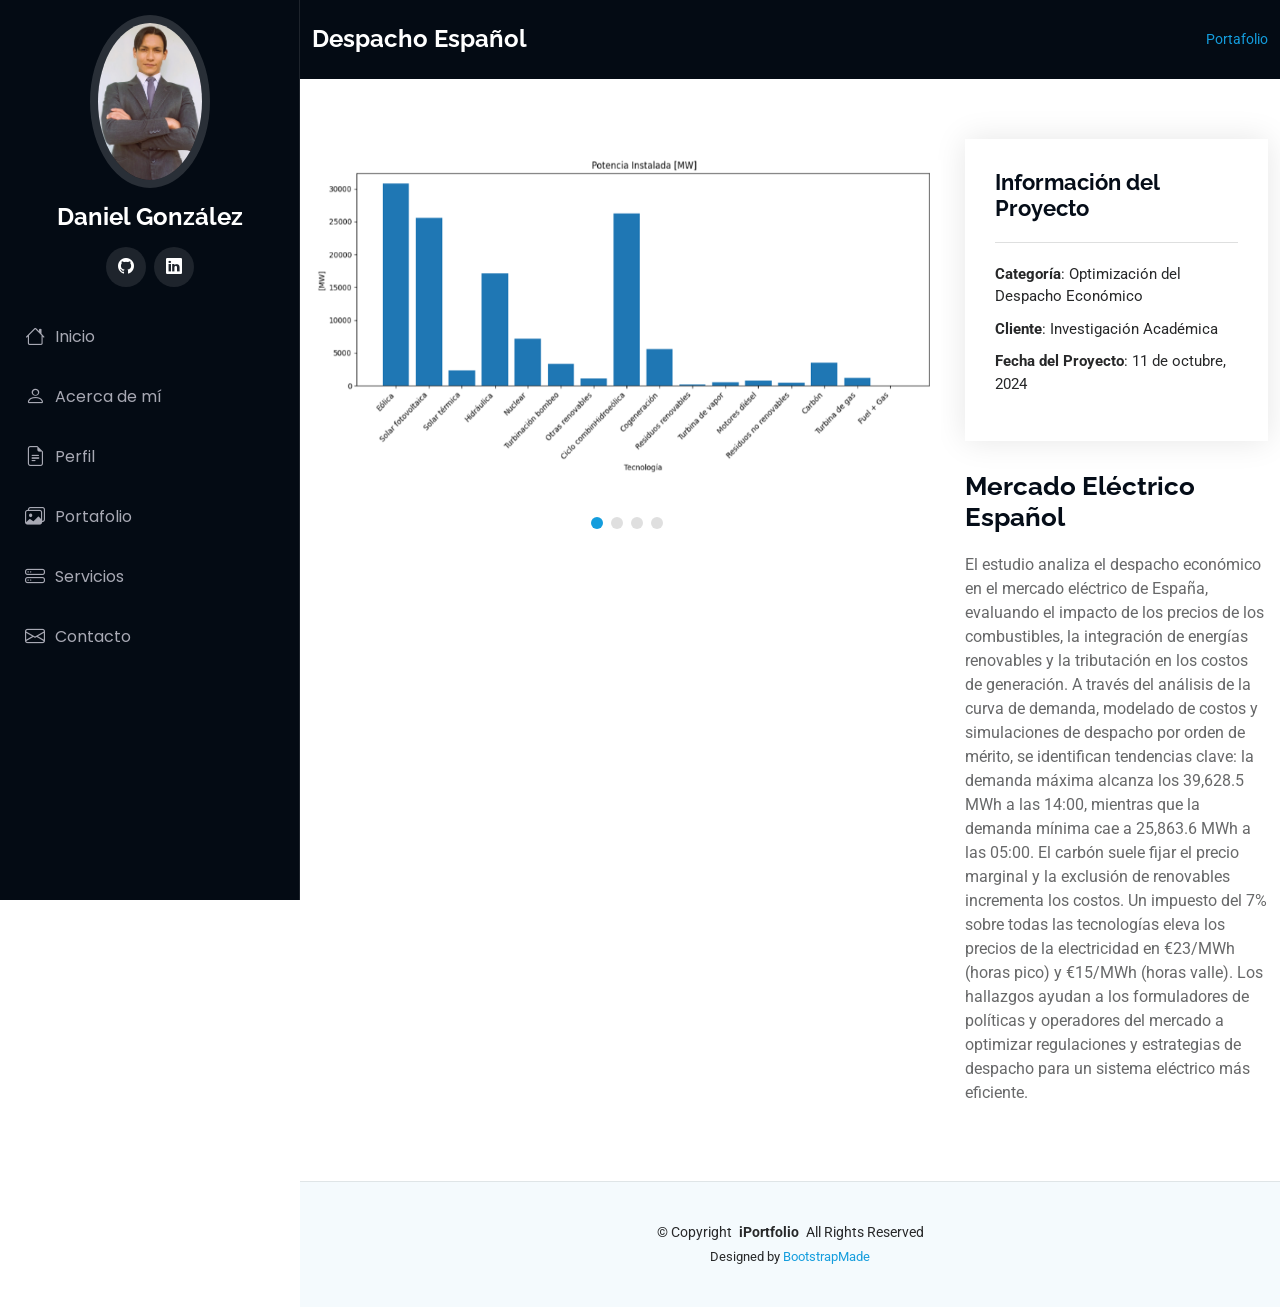
<file: spanish-dispatch.html>
<!DOCTYPE html>
<html lang="es">

<head>
  <meta charset="utf-8">
  <meta content="width=device-width, initial-scale=1.0" name="viewport">
  <title>Ing. Daniel González</title>
  <meta content="" name="description">
  <meta content="" name="keywords">

  <!-- Favicons 
  <link href="assets/img/favicon.png" rel="icon">-->
  <link rel="icon" type="image/png" sizes="32x32" href="assets/img/favicon.png">
  <link href="assets/img/apple-touch-icon.png" rel="apple-touch-icon">

  <!-- Fonts -->
  <link href="https://fonts.googleapis.com" rel="preconnect">
  <link href="https://fonts.gstatic.com" rel="preconnect" crossorigin>
  <link href="https://fonts.googleapis.com/css2?family=Roboto:ital,wght@0,100;0,300;0,400;0,500;0,700;0,900;1,100;1,300;1,400;1,500;1,700;1,900&family=Poppins:ital,wght@0,100;0,200;0,300;0,400;0,500;0,600;0,700;0,800;0,900;1,100;1,200;1,300;1,400;1,500;1,600;1,700;1,800;1,900&family=Raleway:ital,wght@0,100;0,200;0,300;0,400;0,500;0,600;0,700;0,800;0,900;1,100;1,200;1,300;1,400;1,500;1,600;1,700;1,800;1,900&display=swap" rel="stylesheet">

  <!-- Vendor CSS Files -->
  <link href="assets/vendor/bootstrap/css/bootstrap.min.css" rel="stylesheet">
  <link href="assets/vendor/bootstrap-icons/bootstrap-icons.css" rel="stylesheet">
  <link href="assets/vendor/aos/aos.css" rel="stylesheet">
  <link href="assets/vendor/glightbox/css/glightbox.min.css" rel="stylesheet">
  <link href="assets/vendor/swiper/swiper-bundle.min.css" rel="stylesheet">

  <!-- Main CSS File -->
  <link href="assets/css/main.css" rel="stylesheet">

  <!-- =======================================================
  * Template Name: iPortfolio
  * Template URL: https://bootstrapmade.com/iportfolio-bootstrap-portfolio-websites-template/
  * Updated: Jun 29 2024 with Bootstrap v5.3.3
  * Author: BootstrapMade.com
  * License: https://bootstrapmade.com/license/
  ======================================================== -->
</head>

<body class="service-details-page">

  <header id="header" class="header dark-background d-flex flex-column">
    <i class="header-toggle d-xl-none bi bi-list"></i>

    <div class="profile-img">
      <img src="assets/img/my-profile-img.jpg" alt="" class="img-fluid rounded-circle">
    </div>

    <a href="index.html" class="logo d-flex align-items-center justify-content-center">
      <!-- Uncomment the line below if you also wish to use an image logo -->
      <!-- <img src="assets/img/logo.png" alt=""> -->
      <h1 class="sitename">Daniel González</h1>
    </a>

    <div class="social-links text-center">

      <a href="https://github.com/DaGniG" class="git-hub" target="_blank"><i class="bi bi-github"></i></a>
      <a href="https://www.linkedin.com/in/daniel-gonz%C3%A1lez-guti%C3%A9rrez-a521b1339/" class="linkedin" target="_blank"><i class="bi bi-linkedin"></i></a>
    </div>

    <nav id="navmenu" class="navmenu">
      <ul>
        <li><a href="index.html#hero"><i class="bi bi-house navicon"></i>Inicio</a></li>
        <li><a href="index.html#about"><i class="bi bi-person navicon"></i> Acerca de mí</a></li>
        <li><a href="index.html#resume"><i class="bi bi-file-earmark-text navicon"></i> Perfil</a></li>
        <li><a href="index.html#portfolio"><i class="bi bi-images navicon"></i> Portafolio</a></li>
        <li><a href="index.html#services"><i class="bi bi-hdd-stack navicon"></i> Servicios</a></li>
        
        </li>
        <li><a href="index.html#contact"><i class="bi bi-envelope navicon"></i> Contacto</a></li>
      </ul>
    </nav>

  </header>

  <main class="main">

    <!-- Page Title -->
    <div class="page-title dark-background">
      <div class="container d-lg-flex justify-content-between align-items-center">
        <h1 class="mb-2 mb-lg-0">Despacho Español</h1>
        <nav class="breadcrumbs">
          <ol>
            <li><a href="index.html#portfolio">Portafolio</a></li>
           
          </ol>
        </nav>
      </div>
    </div><!-- End Page Title -->
    
    <!-- Service Details Section -->
    <section id="portfolio-details" class="portfolio-details section">

      <div class="container" data-aos="fade-up" data-aos-delay="100">

        <div class="row gy-4">

          <div class="col-lg-8">
            <div class="portfolio-details-slider swiper init-swiper">

              <script type="application/json" class="swiper-config">
                {
                  "loop": true,
                  "speed": 600,
                  "autoplay": {
                    "delay": 5000
                  },
                  "slidesPerView": "auto",
                  "pagination": {
                    "el": ".swiper-pagination",
                    "type": "bullets",
                    "clickable": true
                  }
                }
              </script>

              <div class="swiper-wrapper align-items-center">

                <div class="swiper-slide">
                  <img src="assets/img/portfolio/instalada-españa.png" alt="">
                </div>

                <div class="swiper-slide">
                  <img src="assets/img/portfolio/instalada-pico-españa.png" alt="">
                </div>

                <div class="swiper-slide">
                  <img src="assets/img/portfolio/despacho-pico-españa.png" alt="">
                </div>

                <div class="swiper-slide">
                  <img src="assets/img/portfolio/despacho-pico-impuestonf-españa.png" alt="">
                </div>

              </div>
              <div class="swiper-pagination"></div>
            </div>
          </div>

          <div class="col-lg-4">
            <div class="portfolio-info" data-aos="fade-up" data-aos-delay="200">
              <h3>Información del Proyecto</h3>
              <ul>
                <li><strong>Categoría</strong>: Optimización del Despacho Económico</li>
                <li><strong>Cliente</strong>: Investigación Académica</li>
                <li><strong>Fecha del Proyecto</strong>: 11 de octubre, 2024</li>
                <!--<li><strong>URL del Proyecto</strong>: <a href="#"></a></li>-->
              </ul>
            </div>
            <div class="portfolio-description" data-aos="fade-up" data-aos-delay="300">
              <h2>Mercado Eléctrico Español</h2>
              <p>
                El estudio analiza el despacho económico en el mercado eléctrico de España, evaluando el impacto de los precios de los combustibles, la integración de energías renovables y la tributación en los costos de generación. A través del análisis de la curva de demanda, modelado de costos y simulaciones de despacho por orden de mérito, se identifican tendencias clave: la demanda máxima alcanza los 39,628.5 MWh a las 14:00, mientras que la demanda mínima cae a 25,863.6 MWh a las 05:00. El carbón suele fijar el precio marginal y la exclusión de renovables incrementa los costos. Un impuesto del 7% sobre todas las tecnologías eleva los precios de la electricidad en €23/MWh (horas pico) y €15/MWh (horas valle). Los hallazgos ayudan a los formuladores de políticas y operadores del mercado a optimizar regulaciones y estrategias de despacho para un sistema eléctrico más eficiente.  
              </p>
            </div>
          </div>
          

        </div>

      </div>

    </section><!-- /Portfolio Details Section -->

      
  </main>

  <footer id="footer" class="footer position-relative light-background">

    <div class="container">
      <div class="copyright text-center ">
        <p>© <span>Copyright</span> <strong class="px-1 sitename">iPortfolio</strong> <span>All Rights Reserved</span></p>
      </div>
      <div class="credits">
        <!-- All the links in the footer should remain intact. -->
        <!-- You can delete the links only if you've purchased the pro version. -->
        <!-- Licensing information: https://bootstrapmade.com/license/ -->
        <!-- Purchase the pro version with working PHP/AJAX contact form: [buy-url] -->
        Designed by <a href="https://bootstrapmade.com/">BootstrapMade</a>
      </div>
    </div>

  </footer>

  <!-- Scroll Top -->
  <a href="#" id="scroll-top" class="scroll-top d-flex align-items-center justify-content-center"><i class="bi bi-arrow-up-short"></i></a>

  <!-- Preloader -->
  <div id="preloader"></div>

  <!-- Vendor JS Files -->
  <script src="assets/vendor/bootstrap/js/bootstrap.bundle.min.js"></script>
  <script src="assets/vendor/php-email-form/validate.js"></script>
  <script src="assets/vendor/aos/aos.js"></script>
  <script src="assets/vendor/typed.js/typed.umd.js"></script>
  <script src="assets/vendor/purecounter/purecounter_vanilla.js"></script>
  <script src="assets/vendor/waypoints/noframework.waypoints.js"></script>
  <script src="assets/vendor/glightbox/js/glightbox.min.js"></script>
  <script src="assets/vendor/imagesloaded/imagesloaded.pkgd.min.js"></script>
  <script src="assets/vendor/isotope-layout/isotope.pkgd.min.js"></script>
  <script src="assets/vendor/swiper/swiper-bundle.min.js"></script>

  <!-- Main JS File -->
  <script src="assets/js/main.js"></script>

</body>

</html>
</file>
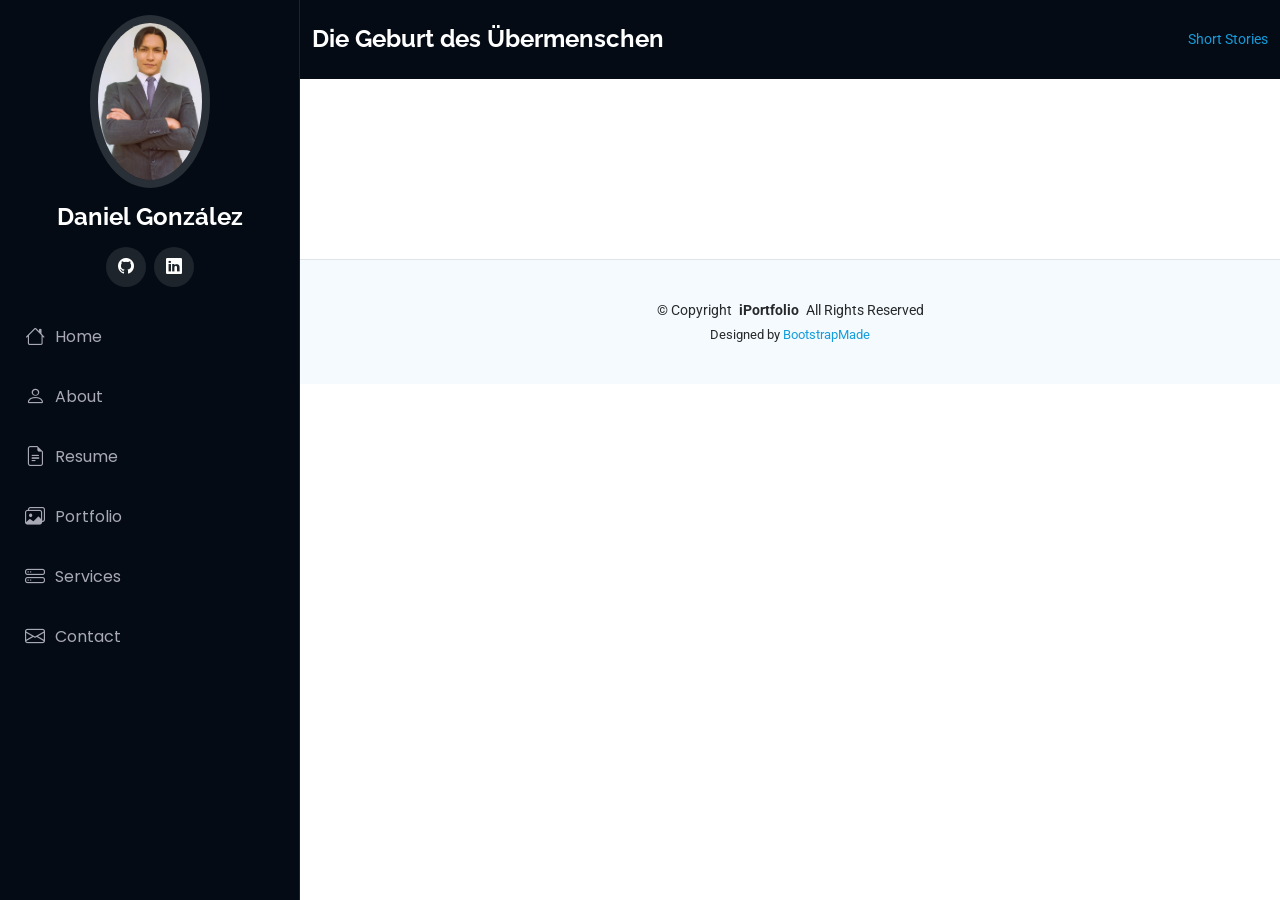
<file: Ubermenschen.html>
<!DOCTYPE html>
<html lang="en">

<head>
  <meta charset="utf-8">
  <meta content="width=device-width, initial-scale=1.0" name="viewport">
  <title>Engineer D. González</title>
  <meta content="" name="description">
  <meta content="" name="keywords">

  <!-- Favicons 
  <link href="assets/img/favicon.png" rel="icon">-->
  <link rel="icon" type="image/png" sizes="32x32" href="assets/img/favicon.png">
  <link href="assets/img/apple-touch-icon.png" rel="apple-touch-icon">

  <!-- Fonts -->
  <link href="https://fonts.googleapis.com" rel="preconnect">
  <link href="https://fonts.gstatic.com" rel="preconnect" crossorigin>
  <link href="https://fonts.googleapis.com/css2?family=Roboto:ital,wght@0,100;0,300;0,400;0,500;0,700;0,900;1,100;1,300;1,400;1,500;1,700;1,900&family=Poppins:ital,wght@0,100;0,200;0,300;0,400;0,500;0,600;0,700;0,800;0,900;1,100;1,200;1,300;1,400;1,500;1,600;1,700;1,800;1,900&family=Raleway:ital,wght@0,100;0,200;0,300;0,400;0,500;0,600;0,700;0,800;0,900;1,100;1,200;1,300;1,400;1,500;1,600;1,700;1,800;1,900&display=swap" rel="stylesheet">

  <!-- Vendor CSS Files -->
  <link href="assets/vendor/bootstrap/css/bootstrap.min.css" rel="stylesheet">
  <link href="assets/vendor/bootstrap-icons/bootstrap-icons.css" rel="stylesheet">
  <link href="assets/vendor/aos/aos.css" rel="stylesheet">
  <link href="assets/vendor/glightbox/css/glightbox.min.css" rel="stylesheet">
  <link href="assets/vendor/swiper/swiper-bundle.min.css" rel="stylesheet">

  <!-- Main CSS File -->
  <link href="assets/css/main.css" rel="stylesheet">

  <!-- =======================================================
  * Template Name: iPortfolio
  * Template URL: https://bootstrapmade.com/iportfolio-bootstrap-portfolio-websites-template/
  * Updated: Jun 29 2024 with Bootstrap v5.3.3
  * Author: BootstrapMade.com
  * License: https://bootstrapmade.com/license/
  ======================================================== -->
</head>

<body class="service-details-page">

  <header id="header" class="header dark-background d-flex flex-column">
    <i class="header-toggle d-xl-none bi bi-list"></i>

    <div class="profile-img">
      <img src="assets/img/my-profile-img.jpg" alt="" class="img-fluid rounded-circle">
    </div>

    <a href="index.html" class="logo d-flex align-items-center justify-content-center">
      <!-- Uncomment the line below if you also wish to use an image logo -->
      <!-- <img src="assets/img/logo.png" alt=""> -->
      <h1 class="sitename">Daniel González</h1>
    </a>

    <div class="social-links text-center">

      <a href="https://github.com/DaGniG" class="git-hub" target="_blank"><i class="bi bi-github"></i></a>
      <a href="https://www.linkedin.com/in/daniel-gonz%C3%A1lez-guti%C3%A9rrez-a521b1339/" class="linkedin" target="_blank"><i class="bi bi-linkedin"></i></a>
    </div>

    <nav id="navmenu" class="navmenu">
      <ul>
        <li><a href="index.html#hero"><i class="bi bi-house navicon"></i>Home</a></li>
        <li><a href="index.html#about"><i class="bi bi-person navicon"></i> About</a></li>
        <li><a href="index.html#resume"><i class="bi bi-file-earmark-text navicon"></i> Resume</a></li>
        <li><a href="index.html#portfolio"><i class="bi bi-images navicon"></i> Portfolio</a></li>
        <li><a href="index.html#services"><i class="bi bi-hdd-stack navicon"></i> Services</a></li>
        
        </li>
        <li><a href="index.html#contact"><i class="bi bi-envelope navicon"></i> Contact</a></li>
      </ul>
    </nav>

  </header>

  <main class="main">

    <!-- Page Title -->
    <div class="page-title dark-background">
      <div class="container d-lg-flex justify-content-between align-items-center">
        <h1 class="mb-2 mb-lg-0">Die Geburt des Übermenschen</h1>
        <nav class="breadcrumbs">
          <ol>
            <li><a href="short-stories.html">Short Stories</a></li>
          </ol>
        </nav>
      </div>
    </div><!-- End Page Title -->
    
    <!-- Service Details Section -->
    <section id="portfolio-details" class="services section">

        <!-- Section Title -->
        <div class="container section-title" data-aos="fade-up">
          <!--<h2>Services</h2>-->
            <p> </p>
        </div><!-- End Section Title -->

      </section><!-- /Services Section -->
  </main>

  <footer id="footer" class="footer position-relative light-background">

    <div class="container">
      <div class="copyright text-center ">
        <p>© <span>Copyright</span> <strong class="px-1 sitename">iPortfolio</strong> <span>All Rights Reserved</span></p>
      </div>
      <div class="credits">
        <!-- All the links in the footer should remain intact. -->
        <!-- You can delete the links only if you've purchased the pro version. -->
        <!-- Licensing information: https://bootstrapmade.com/license/ -->
        <!-- Purchase the pro version with working PHP/AJAX contact form: [buy-url] -->
        Designed by <a href="https://bootstrapmade.com/">BootstrapMade</a>
      </div>
    </div>

  </footer>

  <!-- Scroll Top -->
  <a href="#" id="scroll-top" class="scroll-top d-flex align-items-center justify-content-center"><i class="bi bi-arrow-up-short"></i></a>

  <!-- Preloader -->
  <div id="preloader"></div>

  <!-- Vendor JS Files -->
  <script src="assets/vendor/bootstrap/js/bootstrap.bundle.min.js"></script>
  <script src="assets/vendor/php-email-form/validate.js"></script>
  <script src="assets/vendor/aos/aos.js"></script>
  <script src="assets/vendor/typed.js/typed.umd.js"></script>
  <script src="assets/vendor/purecounter/purecounter_vanilla.js"></script>
  <script src="assets/vendor/waypoints/noframework.waypoints.js"></script>
  <script src="assets/vendor/glightbox/js/glightbox.min.js"></script>
  <script src="assets/vendor/imagesloaded/imagesloaded.pkgd.min.js"></script>
  <script src="assets/vendor/isotope-layout/isotope.pkgd.min.js"></script>
  <script src="assets/vendor/swiper/swiper-bundle.min.js"></script>

  <!-- Main JS File -->
  <script src="assets/js/main.js"></script>

</body>

</html>
</file>
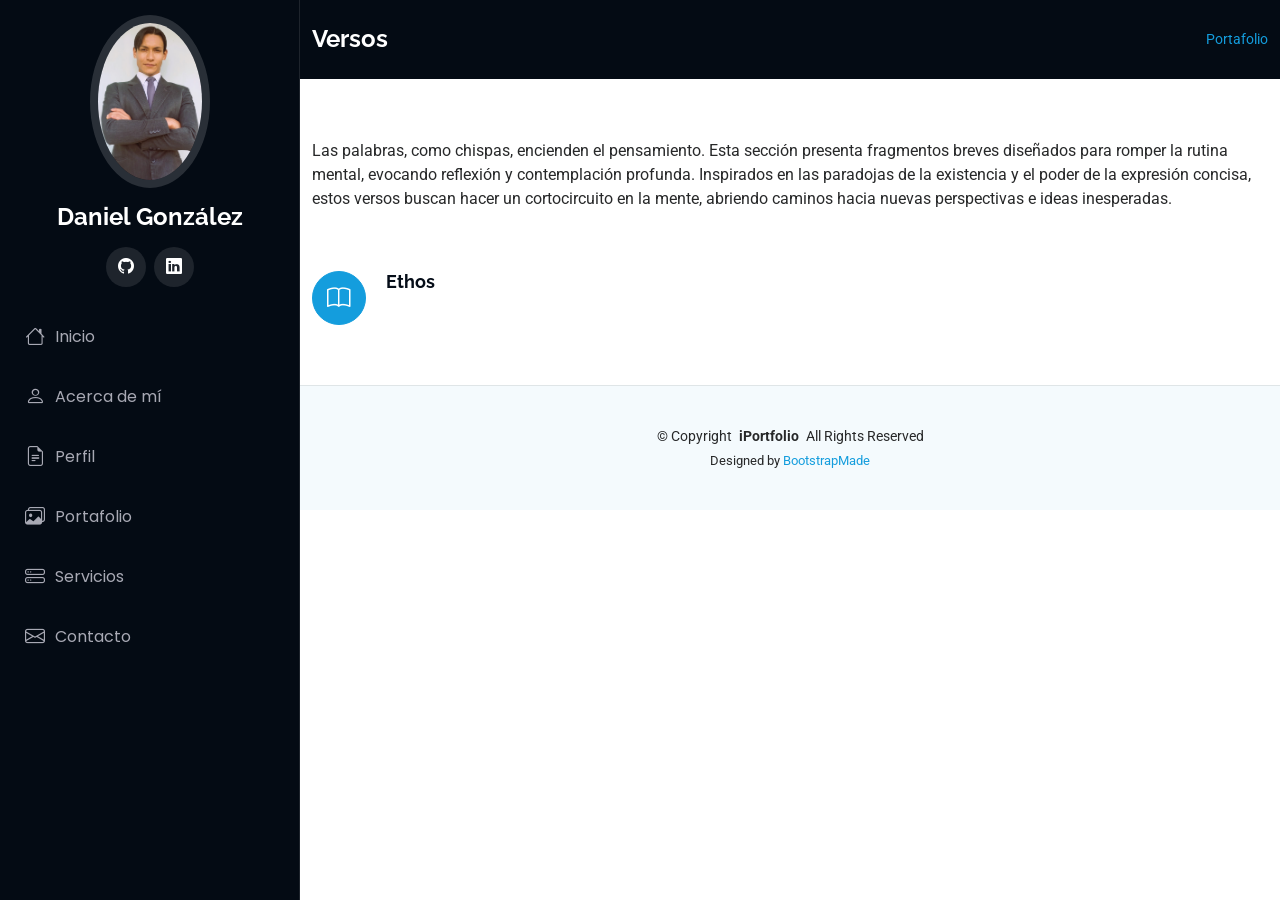
<file: verses.html>
<!DOCTYPE html>
<html lang="es">

<head>
  <meta charset="utf-8">
  <meta content="width=device-width, initial-scale=1.0" name="viewport">
  <title>Ing. Daniel González</title>
  <meta content="" name="description">
  <meta content="" name="keywords">

  <!-- Favicons 
  <link href="assets/img/favicon.png" rel="icon">-->
  <link rel="icon" type="image/png" sizes="32x32" href="assets/img/favicon.png">
  <link href="assets/img/apple-touch-icon.png" rel="apple-touch-icon">

  <!-- Fonts -->
  <link href="https://fonts.googleapis.com" rel="preconnect">
  <link href="https://fonts.gstatic.com" rel="preconnect" crossorigin>
  <link href="https://fonts.googleapis.com/css2?family=Roboto:ital,wght@0,100;0,300;0,400;0,500;0,700;0,900;1,100;1,300;1,400;1,500;1,700;1,900&family=Poppins:ital,wght@0,100;0,200;0,300;0,400;0,500;0,600;0,700;0,800;0,900;1,100;1,200;1,300;1,400;1,500;1,600;1,700;1,800;1,900&family=Raleway:ital,wght@0,100;0,200;0,300;0,400;0,500;0,600;0,700;0,800;0,900;1,100;1,200;1,300;1,400;1,500;1,600;1,700;1,800;1,900&display=swap" rel="stylesheet">

  <!-- Vendor CSS Files -->
  <link href="assets/vendor/bootstrap/css/bootstrap.min.css" rel="stylesheet">
  <link href="assets/vendor/bootstrap-icons/bootstrap-icons.css" rel="stylesheet">
  <link href="assets/vendor/aos/aos.css" rel="stylesheet">
  <link href="assets/vendor/glightbox/css/glightbox.min.css" rel="stylesheet">
  <link href="assets/vendor/swiper/swiper-bundle.min.css" rel="stylesheet">

  <!-- Main CSS File -->
  <link href="assets/css/main.css" rel="stylesheet">

  <!-- =======================================================
  * Template Name: iPortfolio
  * Template URL: https://bootstrapmade.com/iportfolio-bootstrap-portfolio-websites-template/
  * Updated: Jun 29 2024 with Bootstrap v5.3.3
  * Author: BootstrapMade.com
  * License: https://bootstrapmade.com/license/
  ======================================================== -->
</head>

<body class="service-details-page">

  <header id="header" class="header dark-background d-flex flex-column">
    <i class="header-toggle d-xl-none bi bi-list"></i>

    <div class="profile-img">
      <img src="assets/img/my-profile-img.jpg" alt="" class="img-fluid rounded-circle">
    </div>

    <a href="index.html" class="logo d-flex align-items-center justify-content-center">
      <!-- Uncomment the line below if you also wish to use an image logo -->
      <!-- <img src="assets/img/logo.png" alt=""> -->
      <h1 class="sitename">Daniel González</h1>
    </a>

    <div class="social-links text-center">

      <a href="https://github.com/DaGniG" class="git-hub" target="_blank"><i class="bi bi-github"></i></a>
      <a href="https://www.linkedin.com/in/daniel-gonz%C3%A1lez-guti%C3%A9rrez-a521b1339/" class="linkedin" target="_blank"><i class="bi bi-linkedin"></i></a>
    </div>


    <nav id="navmenu" class="navmenu">
      <ul>
        <li><a href="index.html#hero"><i class="bi bi-house navicon"></i>Inicio</a></li>
        <li><a href="index.html#about"><i class="bi bi-person navicon"></i> Acerca de mí</a></li>
        <li><a href="index.html#resume"><i class="bi bi-file-earmark-text navicon"></i> Perfil</a></li>
        <li><a href="index.html#portfolio"><i class="bi bi-images navicon"></i> Portafolio</a></li>
        <li><a href="index.html#services"><i class="bi bi-hdd-stack navicon"></i> Servicios</a></li>
        
        </li>
        <li><a href="index.html#contact"><i class="bi bi-envelope navicon"></i> Contacto</a></li>
      </ul>
    </nav>

  </header>

  <main class="main">

    <!-- Page Title -->
    <div class="page-title dark-background">
      <div class="container d-lg-flex justify-content-between align-items-center">
        <h1 class="mb-2 mb-lg-0">Versos</h1>
        <nav class="breadcrumbs">
          <ol>
            <li><a href="index.html#portfolio">Portafolio</a></li>
          </ol>
        </nav>
      </div>
    </div><!-- End Page Title -->
    
        <!-- Service Details Section -->
        <section id="portfolio-details" class="services section">

            <!-- Section Title -->
            <div class="container section-title" data-aos="fade-up">
              <!--<h2>Servicios</h2>-->
              <p>Las palabras, como chispas, encienden el pensamiento. Esta sección presenta fragmentos breves diseñados para romper la rutina mental, evocando reflexión y contemplación profunda. Inspirados en las paradojas de la existencia y el poder de la expresión concisa, estos versos buscan hacer un cortocircuito en la mente, abriendo caminos hacia nuevas perspectivas e ideas inesperadas.</p>
            </div><!-- Fin del Título de la Sección -->
            
      
            <div class="container">
      
              <div class="row gy-4">
      
                <div class="col-lg-4 col-md-6 service-item d-flex" data-aos="fade-up" data-aos-delay="100">
                  <div class="icon flex-shrink-0"><i class="bi bi-book"></i></div>
                  <div>
                    
                    <h4 class="title"><a href="ethos.html" class="stretched-link"></a>Ethos</h4>
                    <p class="description"></p>
                  </div>
                </div>
                <!-- End Service Item -->
      
              </div>
    
            </div>
    
    
      
          </section><!-- /Services Section -->
  </main>

  <footer id="footer" class="footer position-relative light-background">

    <div class="container">
      <div class="copyright text-center ">
        <p>© <span>Copyright</span> <strong class="px-1 sitename">iPortfolio</strong> <span>All Rights Reserved</span></p>
      </div>
      <div class="credits">
        <!-- All the links in the footer should remain intact. -->
        <!-- You can delete the links only if you've purchased the pro version. -->
        <!-- Licensing information: https://bootstrapmade.com/license/ -->
        <!-- Purchase the pro version with working PHP/AJAX contact form: [buy-url] -->
        Designed by <a href="https://bootstrapmade.com/">BootstrapMade</a>
      </div>
    </div>

  </footer>

  <!-- Scroll Top -->
  <a href="#" id="scroll-top" class="scroll-top d-flex align-items-center justify-content-center"><i class="bi bi-arrow-up-short"></i></a>

  <!-- Preloader -->
  <div id="preloader"></div>

  <!-- Vendor JS Files -->
  <script src="assets/vendor/bootstrap/js/bootstrap.bundle.min.js"></script>
  <script src="assets/vendor/php-email-form/validate.js"></script>
  <script src="assets/vendor/aos/aos.js"></script>
  <script src="assets/vendor/typed.js/typed.umd.js"></script>
  <script src="assets/vendor/purecounter/purecounter_vanilla.js"></script>
  <script src="assets/vendor/waypoints/noframework.waypoints.js"></script>
  <script src="assets/vendor/glightbox/js/glightbox.min.js"></script>
  <script src="assets/vendor/imagesloaded/imagesloaded.pkgd.min.js"></script>
  <script src="assets/vendor/isotope-layout/isotope.pkgd.min.js"></script>
  <script src="assets/vendor/swiper/swiper-bundle.min.js"></script>

  <!-- Main JS File -->
  <script src="assets/js/main.js"></script>

</body>

</html>
</file>
<file: assets/css/main.css>
/**
* Template Name: iPortfolio
* Template URL: https://bootstrapmade.com/iportfolio-bootstrap-portfolio-websites-template/
* Updated: Jun 29 2024 with Bootstrap v5.3.3
* Author: BootstrapMade.com
* License: https://bootstrapmade.com/license/
*/

/*--------------------------------------------------------------
# Font & Color Variables
# Help: https://bootstrapmade.com/color-system/
--------------------------------------------------------------*/
/* Fonts */
:root {
  --default-font: "Roboto",  system-ui, -apple-system, "Segoe UI", Roboto, "Helvetica Neue", Arial, "Noto Sans", "Liberation Sans", sans-serif, "Apple Color Emoji", "Segoe UI Emoji", "Segoe UI Symbol", "Noto Color Emoji";
  --heading-font: "Raleway",  sans-serif;
  --nav-font: "Poppins",  sans-serif;
}

/* Global Colors - The following color variables are used throughout the website. Updating them here will change the color scheme of the entire website */
:root { 
  --background-color: #ffffff; /* Background color for the entire website, including individual sections */
  --default-color: #272829; /* Default color used for the majority of the text content across the entire website */
  --heading-color: #050d18; /* Color for headings, subheadings and title throughout the website */
  --accent-color: #149ddd; /* Accent color that represents your brand on the website. It's used for buttons, links, and other elements that need to stand out */
  --surface-color: #ffffff; /* The surface color is used as a background of boxed elements within sections, such as cards, icon boxes, or other elements that require a visual separation from the global background. */
  --contrast-color: #ffffff; /* Contrast color for text, ensuring readability against backgrounds of accent, heading, or default colors. */
}

/* Nav Menu Colors - The following color variables are used specifically for the navigation menu. They are separate from the global colors to allow for more customization options */
:root {
  --nav-color: #a8a9b4;  /* The default color of the main navmenu links */
  --nav-hover-color: #ffffff; /* Applied to main navmenu links when they are hovered over or active */
  --nav-mobile-background-color: #040b14; /* Used as the background color for mobile navigation menu */
  --nav-dropdown-background-color: #040b14; /* Used as the background color for dropdown items that appear when hovering over primary navigation items */
  --nav-dropdown-color: #a8a9b4; /* Used for navigation links of the dropdown items in the navigation menu. */
  --nav-dropdown-hover-color: #ffffff; /* Similar to --nav-hover-color, this color is applied to dropdown navigation links when they are hovered over. */
}

/* Color Presets - These classes override global colors when applied to any section or element, providing reuse of the sam color scheme. */

.light-background {
  --background-color: #f4fafd;
  --surface-color: #ffffff;
}

.dark-background {
  --background-color: #040b14;
  --default-color: #ffffff;
  --heading-color: #ffffff;
  --surface-color: #151f2b;
  --contrast-color: #ffffff;
}

/* Smooth scroll */
:root {
  scroll-behavior: smooth;
}

/*--------------------------------------------------------------
# General Styling & Shared Classes
--------------------------------------------------------------*/
body {
  color: var(--default-color);
  background-color: var(--background-color);
  font-family: var(--default-font);
}

a {
  color: var(--accent-color);
  text-decoration: none;
  transition: 0.3s;
}

a:hover {
  color: color-mix(in srgb, var(--accent-color), transparent 25%);
  text-decoration: none;
}

h1,
h2,
h3,
h4,
h5,
h6 {
  color: var(--heading-color);
  font-family: var(--heading-font);
}

/* PHP Email Form Messages
------------------------------*/
.php-email-form .error-message {
  display: none;
  background: #df1529;
  color: #ffffff;
  text-align: left;
  padding: 15px;
  margin-bottom: 24px;
  font-weight: 600;
}

.php-email-form .sent-message {
  display: none;
  color: #ffffff;
  background: #059652;
  text-align: center;
  padding: 15px;
  margin-bottom: 24px;
  font-weight: 600;
}

.php-email-form .loading {
  display: none;
  background: var(--surface-color);
  text-align: center;
  padding: 15px;
  margin-bottom: 24px;
}

.php-email-form .loading:before {
  content: "";
  display: inline-block;
  border-radius: 50%;
  width: 24px;
  height: 24px;
  margin: 0 10px -6px 0;
  border: 3px solid var(--accent-color);
  border-top-color: var(--surface-color);
  animation: php-email-form-loading 1s linear infinite;
}

@keyframes php-email-form-loading {
  0% {
    transform: rotate(0deg);
  }

  100% {
    transform: rotate(360deg);
  }
}

/*--------------------------------------------------------------
# Global Header
--------------------------------------------------------------*/
.header {
  color: var(--default-color);
  background-color: var(--background-color);
  position: fixed;
  top: 0;
  left: 0;
  bottom: 0;
  padding: 0 15px;
  width: 300px;
  transition: all ease-in-out 0.3s;
  overflow-y: auto;
  z-index: 997;
  border-right: 1px solid color-mix(in srgb, var(--default-color), transparent 90%);
}

.header .profile-img img {
  margin: 15px auto;
  display: block;
  width: 120px;
  border: 8px solid color-mix(in srgb, var(--default-color), transparent 85%);
}

.header .logo {
  line-height: 1;
  margin-bottom: 15px;
}

.header .logo img {
  max-height: 32px;
  margin-right: 8px;
}

.header .logo h1 {
  font-size: 24px;
  margin: 0;
  font-weight: 700;
  color: var(--heading-color);
}

.header .social-links {
  margin: 0 0 20px 0;
}

.header .social-links a {
  font-size: 16px;
  display: inline-flex;
  align-items: center;
  justify-content: center;
  background: color-mix(in srgb, var(--default-color), transparent 90%);
  color: var(--default-color);
  margin: 0 2px;
  border-radius: 50%;
  text-align: center;
  width: 40px;
  height: 40px;
  transition: 0.3s;
}

.header .social-links a:hover {
  color: var(--contrast-color);
  background: var(--accent-color);
}

@media (min-width: 1200px) {

  .header~main,
  .header~#footer {
    margin-left: 300px;
  }
}

@media (max-width: 1199px) {
  .header {
    left: -100%;
  }
}

.header.header-show {
  left: 0;
}

.header .header-toggle {
  color: var(--contrast-color);
  background-color: var(--accent-color);
  font-size: 22px;
  display: flex;
  align-items: center;
  justify-content: center;
  width: 40px;
  height: 40px;
  border-radius: 50%;
  cursor: pointer;
  position: fixed;
  top: 15px;
  right: 15px;
  z-index: 9999;
  transition: background-color 0.3s;
}

.header .header-toggle:hover {
  color: var(--contrast-color);
  background-color: color-mix(in srgb, var(--accent-color) 90%, white 15%);
}

/*--------------------------------------------------------------
# Navigation Menu
--------------------------------------------------------------*/
.mobile-nav-toggle {
  display: none;
}

.navmenu {
  padding: 0;
  z-index: 9997;
}

.navmenu ul {
  list-style: none;
  padding: 0 0 20px 0;
  margin: 0;
}

.navmenu a,
.navmenu a:focus {
  color: var(--nav-color);
  padding: 15px 10px;
  font-family: var(--nav-font);
  font-size: 16px;
  font-weight: 400;
  display: flex;
  align-items: center;
  white-space: nowrap;
  transition: 0.3s;
  width: 100%;
}

.navmenu a .navicon,
.navmenu a:focus .navicon {
  font-size: 20px;
  margin-right: 10px;
}

.navmenu a .toggle-dropdown,
.navmenu a:focus .toggle-dropdown {
  font-size: 12px;
  line-height: 0;
  margin-left: auto;
  width: 30px;
  height: 30px;
  display: flex;
  align-items: center;
  justify-content: center;
  border-radius: 50%;
  transition: 0.3s;
  flex-shrink: 0;
  background-color: color-mix(in srgb, var(--accent-color), transparent 90%);
}

.navmenu a .toggle-dropdown:hover,
.navmenu a:focus .toggle-dropdown:hover {
  background-color: var(--accent-color);
  color: var(--contrast-color);
}

.navmenu a:hover,
.navmenu .active,
.navmenu .active:focus {
  color: var(--nav-hover-color);
}

.navmenu a:hover .navicon,
.navmenu .active .navicon,
.navmenu .active:focus .navicon {
  color: var(--accent-color);
}

.navmenu .active .toggle-dropdown,
.navmenu .active:focus .toggle-dropdown {
  background-color: var(--accent-color);
  color: var(--contrast-color);
  transform: rotate(180deg);
}

.navmenu .dropdown {
  display: block;
}

.navmenu .dropdown a,
.navmenu .dropdown a:focus {
  color: --nav-dropdown-color;
}

.navmenu .dropdown a:hover,
.navmenu .dropdown .active,
.navmenu .dropdown .active:focus {
  color: var(--nav-dropdown-hover-color);
}

.navmenu .dropdown ul {
  position: static;
  display: none;
  z-index: 99;
  padding: 5px 10px;
  margin: 5px 10px;
  background-color: var(--nav-dropdown-background-color);
  border: 1px solid color-mix(in srgb, var(--default-color), transparent 90%);
  box-shadow: none;
  transition: all 0.5s ease-in-out;
}

.navmenu .dropdown ul ul {
  background-color: rgba(33, 37, 41, 0.1);
}

.navmenu .dropdown>.dropdown-active {
  display: block;
  background-color: rgba(33, 37, 41, 0.03);
}

/*--------------------------------------------------------------
# Global Footer
--------------------------------------------------------------*/
.footer {
  color: var(--default-color);
  background-color: var(--background-color);
  font-size: 14px;
  padding: 40px 0;
  position: relative;
  border-top: 1px solid color-mix(in srgb, var(--default-color), transparent 90%);
}

.footer .copyright p {
  margin-bottom: 0;
}

.footer .credits {
  margin-top: 4px;
  font-size: 13px;
  text-align: center;
}

/*--------------------------------------------------------------
# Preloader
--------------------------------------------------------------*/
#preloader {
  position: fixed;
  inset: 0;
  z-index: 999999;
  overflow: hidden;
  background: var(--background-color);
  transition: all 0.6s ease-out;
}

#preloader:before {
  content: "";
  position: fixed;
  top: calc(50% - 30px);
  left: calc(50% - 30px);
  border: 6px solid #ffffff;
  border-color: var(--accent-color) transparent var(--accent-color) transparent;
  border-radius: 50%;
  width: 60px;
  height: 60px;
  animation: animate-preloader 1.5s linear infinite;
}

@keyframes animate-preloader {
  0% {
    transform: rotate(0deg);
  }

  100% {
    transform: rotate(360deg);
  }
}

/*--------------------------------------------------------------
# Scroll Top Button
--------------------------------------------------------------*/
.scroll-top {
  position: fixed;
  visibility: hidden;
  opacity: 0;
  right: 15px;
  bottom: -15px;
  z-index: 99999;
  background-color: var(--accent-color);
  width: 44px;
  height: 44px;
  border-radius: 50px;
  transition: all 0.4s;
}

.scroll-top i {
  font-size: 24px;
  color: var(--contrast-color);
  line-height: 0;
}

.scroll-top:hover {
  background-color: color-mix(in srgb, var(--accent-color), transparent 20%);
  color: var(--contrast-color);
}

.scroll-top.active {
  visibility: visible;
  opacity: 1;
  bottom: 15px;
}

/*--------------------------------------------------------------
# Disable aos animation delay on mobile devices
--------------------------------------------------------------*/
@media screen and (max-width: 768px) {
  [data-aos-delay] {
    transition-delay: 0 !important;
  }
}

/*--------------------------------------------------------------
# Global Page Titles & Breadcrumbs
--------------------------------------------------------------*/
.page-title {
  color: var(--default-color);
  background-color: var(--background-color);
  padding: 25px 0;
  position: relative;
}

.page-title h1 {
  font-size: 24px;
  font-weight: 700;
}

.page-title .breadcrumbs ol {
  display: flex;
  flex-wrap: wrap;
  list-style: none;
  padding: 0;
  margin: 0;
  font-size: 14px;
  font-weight: 400;
}

.page-title .breadcrumbs ol li+li {
  padding-left: 10px;
}

.page-title .breadcrumbs ol li+li::before {
  content: "/";
  display: inline-block;
  padding-right: 10px;
  color: color-mix(in srgb, var(--default-color), transparent 70%);
}

/*--------------------------------------------------------------
# Global Sections
--------------------------------------------------------------*/
section,
.section {
  color: var(--default-color);
  background-color: var(--background-color);
  padding: 60px 0;
  overflow: clip;
}

/*--------------------------------------------------------------
# Global Section Titles
--------------------------------------------------------------*/
.section-title {
  padding-bottom: 60px;
  position: relative;
}

.section-title h2 {
  font-size: 32px;
  font-weight: 700;
  margin-bottom: 20px;
  padding-bottom: 20px;
  position: relative;
}

.section-title h2:after {
  content: "";
  position: absolute;
  display: block;
  width: 50px;
  height: 3px;
  background: var(--accent-color);
  left: 0;
  bottom: 0;
}

.section-title p {
  margin-bottom: 0;
}

/*--------------------------------------------------------------
# Hero Section
--------------------------------------------------------------*/
.hero {
  width: 100%;
  min-height: 100vh;
  position: relative;
  padding: 80px 0;
  display: flex;
  align-items: center;
  justify-content: center;
}

.hero img {
  position: absolute;
  inset: 0;
  display: block;
  width: 100%;
  height: 100%;
  object-fit: cover;
  z-index: 1;
}

.hero:before {
  content: "";
  background: color-mix(in srgb, var(--background-color), transparent 70%);
  position: absolute;
  inset: 0;
  z-index: 2;
}

.hero .container {
  position: relative;
  z-index: 3;
}

.hero h2 {
  margin: 0;
  font-size: 64px;
  font-weight: 700;
}

.hero p {
  margin: 5px 0 0 0;
  font-size: 26px;
}

.hero p span {
  letter-spacing: 1px;
  border-bottom: 2px solid var(--accent-color);
}

.hero .social-links {
  margin-top: 25px;
}

.hero .social-links a {
  font-size: 24px;
  display: inline-block;
  color: color-mix(in srgb, var(--default-color), transparent 50%);
  line-height: 1;
  margin-right: 20px;
  transition: 0.3s;
}

.hero .social-links a:hover {
  color: var(--accent-color);
}

@media (max-width: 768px) {
  .hero h2 {
    font-size: 32px;
  }

  .hero p {
    font-size: 20px;
  }
}

/*--------------------------------------------------------------
# About Section
--------------------------------------------------------------*/
.about .content h2 {
  font-weight: 700;
  font-size: 24px;
}

.about .content ul {
  list-style: none;
  padding: 0;
}

.about .content ul li {
  margin-bottom: 20px;
  display: flex;
  align-items: center;
}

.about .content ul strong {
  margin-right: 10px;
}

.about .content ul i {
  font-size: 16px;
  margin-right: 5px;
  color: var(--accent-color);
  line-height: 0;
}

/*--------------------------------------------------------------
# Stats Section
--------------------------------------------------------------*/
.stats .stats-item {
  padding: 30px;
  width: 100%;
}

.stats .stats-item i {
  color: var(--accent-color);
  display: block;
  font-size: 44px;
  float: left;
  line-height: 0;
}

.stats .stats-item .purecounter {
  color: var(--heading-color);
  font-size: 48px;
  line-height: 40px;
  display: block;
  font-weight: 700;
  margin-left: 60px;
}

.stats .stats-item p {
  color: color-mix(in srgb, var(--default-color), transparent 40%);
  padding: 15px 0 0 0;
  margin: 0 0 0 60px;
  font-family: var(--heading-font);
  font-size: 14px;
}

/*--------------------------------------------------------------
# Skills Section
--------------------------------------------------------------*/
.skills .progress {
  height: 60px;
  display: block;
  background: none;
  border-radius: 0;
}

.skills .progress .skill {
  color: var(--heading-color);
  padding: 0;
  margin: 0 0 6px 0;
  text-transform: uppercase;
  display: block;
  font-weight: 600;
  font-family: var(--heading-font);
}

.skills .progress .skill .val {
  float: right;
  font-style: normal;
}

.skills .progress-bar-wrap {
  background: color-mix(in srgb, var(--default-color), transparent 90%);
  height: 10px;
}

.skills .progress-bar {
  width: 1px;
  height: 10px;
  transition: 0.9s;
  background-color: var(--accent-color);
}

/*--------------------------------------------------------------
# Resume Section
--------------------------------------------------------------*/
.resume .resume-title {
  color: var(--heading-color);
  font-size: 26px;
  font-weight: 700;
  margin-top: 20px;
  margin-bottom: 20px;
}

.resume .resume-item {
  padding: 0 0 20px 20px;
  margin-top: -2px;
  border-left: 2px solid var(--accent-color);
  position: relative;
}

.resume .resume-item h4 {
  line-height: 18px;
  font-size: 18px;
  font-weight: 600;
  text-transform: uppercase;
  color: color-mix(in srgb, var(--default-color), transparent 20%);
  margin-bottom: 10px;
}

.resume .resume-item h5 {
  font-size: 16px;
  padding: 5px 15px;
  display: inline-block;
  font-weight: 600;
  margin-bottom: 10px;
}

.resume .resume-item ul {
  padding-left: 20px;
}

.resume .resume-item ul li {
  padding-bottom: 10px;
}

.resume .resume-item:last-child {
  padding-bottom: 0;
}

.resume .resume-item::before {
  content: "";
  position: absolute;
  width: 16px;
  height: 16px;
  border-radius: 50px;
  left: -9px;
  top: 0;
  background: var(--background-color);
  border: 2px solid var(--accent-color);
}

/*--------------------------------------------------------------
# Portfolio Section
--------------------------------------------------------------*/
.portfolio .portfolio-filters {
  padding: 0;
  margin: 0 auto 20px auto;
  list-style: none;
  text-align: center;
}

.portfolio .portfolio-filters li {
  cursor: pointer;
  display: inline-block;
  padding: 0;
  font-size: 14px;
  font-weight: 400;
  margin: 0 10px;
  line-height: 1;
  text-transform: uppercase;
  margin-bottom: 10px;
  transition: all 0.3s ease-in-out;
}

.portfolio .portfolio-filters li:hover,
.portfolio .portfolio-filters li.filter-active {
  color: var(--accent-color);
}

.portfolio .portfolio-filters li:first-child {
  margin-left: 0;
}

.portfolio .portfolio-filters li:last-child {
  margin-right: 0;
}

@media (max-width: 575px) {
  .portfolio .portfolio-filters li {
    font-size: 14px;
    margin: 0 5px;
  }
}

.portfolio .portfolio-content {
  position: relative;
  overflow: hidden;
}

.portfolio .portfolio-content img {
  transition: 0.3s;
}

.portfolio .portfolio-content .portfolio-info {
  opacity: 0;
  position: absolute;
  inset: 0;
  z-index: 3;
  transition: all ease-in-out 0.3s;
  background: rgba(0, 0, 0, 0.6);
  padding: 15px;
}

.portfolio .portfolio-content .portfolio-info h4 {
  font-size: 14px;
  padding: 5px 10px;
  font-weight: 400;
  color: #ffffff;
  display: inline-block;
  background-color: var(--accent-color);
}

.portfolio .portfolio-content .portfolio-info p {
  position: absolute;
  bottom: 10px;
  text-align: center;
  display: inline-block;
  left: 0;
  right: 0;
  font-size: 16px;
  font-weight: 600;
  color: rgba(255, 255, 255, 0.8);
}

.portfolio .portfolio-content .portfolio-info .preview-link,
.portfolio .portfolio-content .portfolio-info .details-link {
  position: absolute;
  left: calc(50% - 40px);
  font-size: 26px;
  top: calc(50% - 14px);
  color: #fff;
  transition: 0.3s;
  line-height: 1.2;
}

.portfolio .portfolio-content .portfolio-info .preview-link:hover,
.portfolio .portfolio-content .portfolio-info .details-link:hover {
  color: var(--accent-color);
}

.portfolio .portfolio-content .portfolio-info .details-link {
  left: 50%;
  font-size: 34px;
  line-height: 0;
}

.portfolio .portfolio-content:hover .portfolio-info {
  opacity: 1;
}

.portfolio .portfolio-content:hover img {
  transform: scale(1.1);
}

/*--------------------------------------------------------------
# Services Section
--------------------------------------------------------------*/
.services .service-item {
  position: relative;
}

.services .service-item .icon {
  background: var(--accent-color);
  display: flex;
  align-items: center;
  justify-content: center;
  width: 54px;
  height: 54px;
  border-radius: 50%;
  transition: 0.5s;
  border: 1px solid var(--accent-color);
  margin-right: 20px;
}

.services .service-item .icon i {
  color: var(--contrast-color);
  font-size: 24px;
  line-height: 0;
}

.services .service-item:hover .icon {
  background: var(--surface-color);
}

.services .service-item:hover .icon i {
  color: var(--accent-color);
}

.services .service-item .title {
  font-weight: 700;
  margin-bottom: 15px;
  font-size: 18px;
}

.services .service-item .title a {
  color: var(--heading-color);
}

.services .service-item .title a:hover {
  color: var(--accent-color);
}

.services .service-item .description {
  line-height: 24px;
  font-size: 14px;
}

/*--------------------------------------------------------------
# Testimonials Section
--------------------------------------------------------------*/
.testimonials .testimonials-carousel,
.testimonials .testimonials-slider {
  overflow: hidden;
}

.testimonials .testimonial-item {
  box-sizing: content-box;
  text-align: center;
  min-height: 320px;
}

.testimonials .testimonial-item .testimonial-img {
  width: 90px;
  border-radius: 50%;
  margin: 0 auto;
}

.testimonials .testimonial-item h3 {
  font-size: 18px;
  font-weight: bold;
  margin: 10px 0 5px 0;
}

.testimonials .testimonial-item h4 {
  font-size: 14px;
  color: color-mix(in srgb, var(--default-color), transparent 20%);
  margin: 0;
}

.testimonials .testimonial-item .quote-icon-left,
.testimonials .testimonial-item .quote-icon-right {
  color: color-mix(in srgb, var(--accent-color), transparent 40%);
  font-size: 26px;
  line-height: 0;
}

.testimonials .testimonial-item .quote-icon-left {
  display: inline-block;
  left: -5px;
  position: relative;
}

.testimonials .testimonial-item .quote-icon-right {
  display: inline-block;
  right: -5px;
  position: relative;
  top: 10px;
  transform: scale(-1, -1);
}

.testimonials .testimonial-item p {
  font-style: italic;
  margin: 0 15px 15px 15px;
  padding: 20px;
  background-color: var(--surface-color);
  position: relative;
  margin-bottom: 35px;
  border-radius: 6px;
  box-shadow: 0px 2px 15px rgba(0, 0, 0, 0.1);
}

.testimonials .testimonial-item p::after {
  content: "";
  width: 0;
  height: 0;
  border-top: 20px solid var(--surface-color);
  border-right: 20px solid transparent;
  border-left: 20px solid transparent;
  position: absolute;
  bottom: -20px;
  left: calc(50% - 20px);
}

.testimonials .swiper-wrapper {
  height: auto;
}

.testimonials .swiper-pagination {
  margin-top: 40px;
  position: relative;
}

.testimonials .swiper-pagination .swiper-pagination-bullet {
  width: 12px;
  height: 12px;
  background-color: var(--background-color);
  opacity: 1;
  border: 1px solid var(--accent-color);
}

.testimonials .swiper-pagination .swiper-pagination-bullet-active {
  background-color: var(--accent-color);
}

/*--------------------------------------------------------------
# Contact Section
--------------------------------------------------------------*/
.contact .info-wrap {
  background-color: var(--surface-color);
  box-shadow: 0px 0px 20px rgba(0, 0, 0, 0.1);
  padding: 30px;
}

@media (max-width: 575px) {
  .contact .info-wrap {
    padding: 20px;
  }
}

.contact .info-item {
  margin-bottom: 40px;
}

.contact .info-item i {
  font-size: 20px;
  color: var(--accent-color);
  background: color-mix(in srgb, var(--accent-color), transparent 92%);
  width: 44px;
  height: 44px;
  display: flex;
  justify-content: center;
  align-items: center;
  border-radius: 50px;
  transition: all 0.3s ease-in-out;
  margin-right: 15px;
}

.contact .info-item h3 {
  padding: 0;
  font-size: 18px;
  font-weight: 700;
  margin-bottom: 5px;
}

.contact .info-item p {
  padding: 0;
  margin-bottom: 0;
  font-size: 14px;
}

.contact .info-item:hover i {
  background: var(--accent-color);
  color: var(--contrast-color);
}

.contact .php-email-form {
  background-color: var(--surface-color);
  height: 100%;
  padding: 30px;
  box-shadow: 0px 0px 20px rgba(0, 0, 0, 0.1);
}

@media (max-width: 575px) {
  .contact .php-email-form {
    padding: 20px;
  }
}

.contact .php-email-form input[type=text],
.contact .php-email-form input[type=email],
.contact .php-email-form textarea {
  font-size: 14px;
  padding: 10px 15px;
  box-shadow: none;
  border-radius: 0;
  color: var(--default-color);
  background-color: var(--surface-color);
  border-color: color-mix(in srgb, var(--default-color), transparent 80%);
}

.contact .php-email-form input[type=text]:focus,
.contact .php-email-form input[type=email]:focus,
.contact .php-email-form textarea:focus {
  border-color: var(--accent-color);
}

.contact .php-email-form input[type=text]::placeholder,
.contact .php-email-form input[type=email]::placeholder,
.contact .php-email-form textarea::placeholder {
  color: color-mix(in srgb, var(--default-color), transparent 70%);
}

.contact .php-email-form button[type=submit] {
  color: var(--contrast-color);
  background: var(--accent-color);
  border: 0;
  padding: 10px 30px;
  transition: 0.4s;
  border-radius: 50px;
}

.contact .php-email-form button[type=submit]:hover {
  background: color-mix(in srgb, var(--accent-color), transparent 25%);
}

/*--------------------------------------------------------------
# Portfolio Details Section
--------------------------------------------------------------*/
.portfolio-details .portfolio-details-slider img {
  width: 100%;
}

.portfolio-details .portfolio-details-slider .swiper-pagination {
  margin-top: 20px;
  position: relative;
}

.portfolio-details .portfolio-details-slider .swiper-pagination .swiper-pagination-bullet {
  width: 12px;
  height: 12px;
  background-color: color-mix(in srgb, var(--default-color), transparent 85%);
  opacity: 1;
}

.portfolio-details .portfolio-details-slider .swiper-pagination .swiper-pagination-bullet-active {
  background-color: var(--accent-color);
}

.portfolio-details .portfolio-info {
  padding: 30px;
  box-shadow: 0px 0 30px rgba(0, 0, 0, 0.1);
}

.portfolio-details .portfolio-info h3 {
  font-size: 22px;
  font-weight: 700;
  margin-bottom: 20px;
  padding-bottom: 20px;
  border-bottom: 1px solid color-mix(in srgb, var(--default-color), transparent 85%);
}

.portfolio-details .portfolio-info ul {
  list-style: none;
  padding: 0;
  font-size: 15px;
}

.portfolio-details .portfolio-info ul li+li {
  margin-top: 10px;
}

.portfolio-details .portfolio-description {
  padding-top: 30px;
}

.portfolio-details .portfolio-description h2 {
  font-size: 26px;
  font-weight: 700;
  margin-bottom: 20px;
}

.portfolio-details .portfolio-description p {
  padding: 0;
  color: color-mix(in srgb, var(--default-color), transparent 30%);
}

/*--------------------------------------------------------------
# Service Details Section
--------------------------------------------------------------*/
.service-details .services-list {
  padding: 10px 30px;
  border: 1px solid color-mix(in srgb, var(--default-color), transparent 90%);
  margin-bottom: 20px;
}

.service-details .services-list a {
  display: block;
  line-height: 1;
  padding: 8px 0 8px 15px;
  border-left: 3px solid color-mix(in srgb, var(--default-color), transparent 70%);
  margin: 20px 0;
  color: color-mix(in srgb, var(--default-color), transparent 20%);
  transition: 0.3s;
}

.service-details .services-list a.active {
  color: var(--heading-color);
  font-weight: 700;
  border-color: var(--accent-color);
}

.service-details .services-list a:hover {
  border-color: var(--accent-color);
}

.service-details .services-img {
  margin-bottom: 20px;
}

.service-details h3 {
  font-size: 26px;
  font-weight: 700;
}

.service-details h4 {
  font-size: 20px;
  font-weight: 700;
}

.service-details p {
  font-size: 15px;
}

.service-details ul {
  list-style: none;
  padding: 0;
  font-size: 15px;
}

.service-details ul li {
  padding: 5px 0;
  display: flex;
  align-items: center;
}

.service-details ul i {
  font-size: 20px;
  margin-right: 8px;
  color: var(--accent-color);
}



/*--------------------------------------------------------------
# Starter Section Section
--------------------------------------------------------------*/
.starter-section {
  /* Add your styles here */
}
</file>
